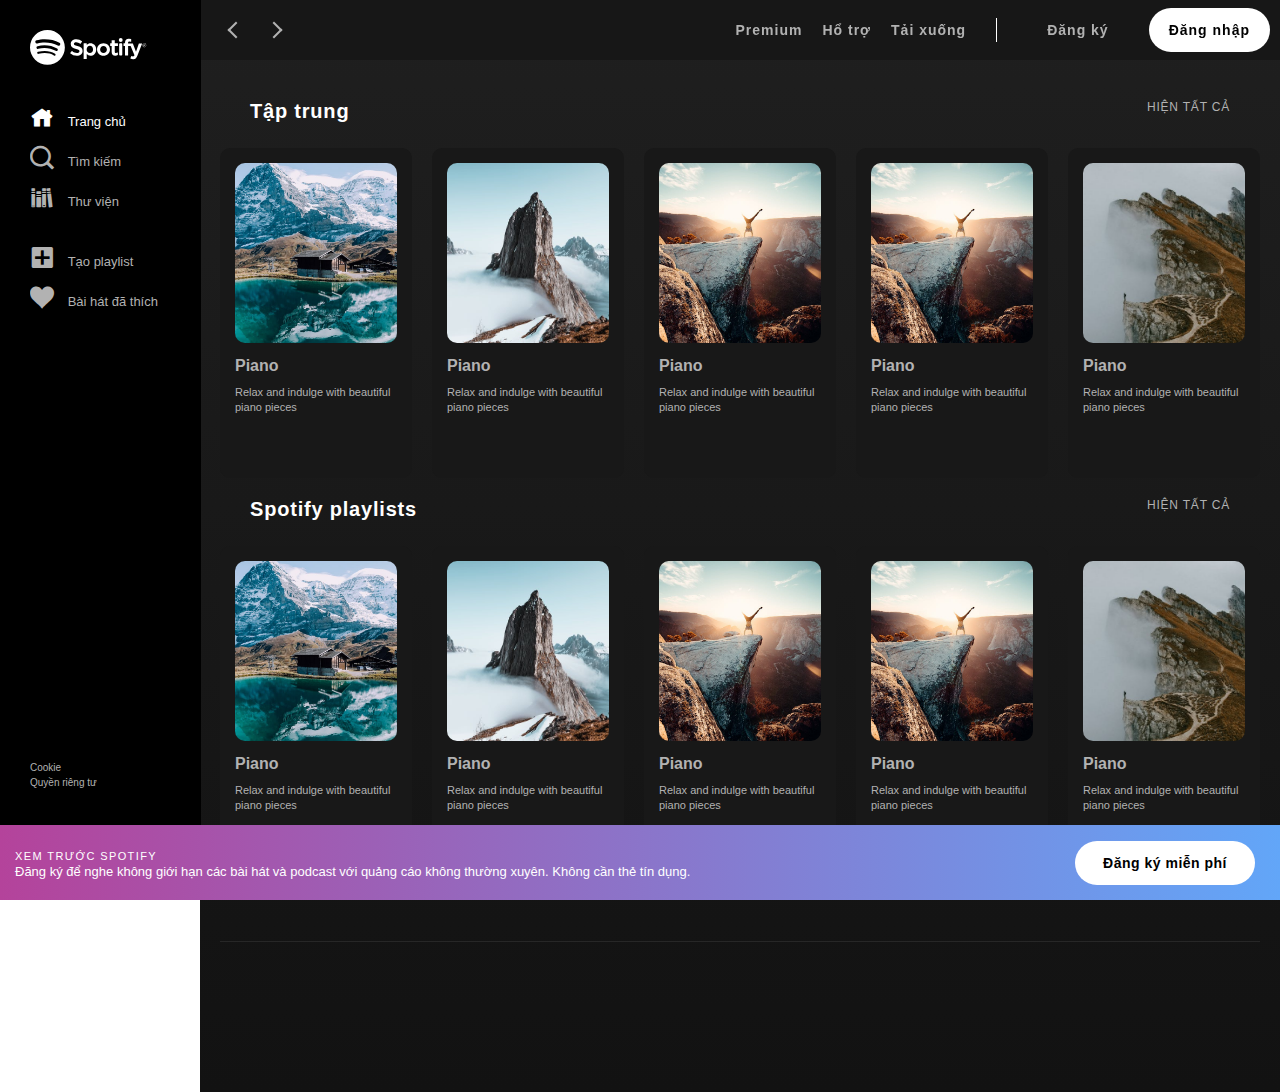
<file: index.html>
<!DOCTYPE html>
<html lang="en">
<head>
    <meta charset="UTF-8">
    <meta http-equiv="X-UA-Compatible" content="IE=edge">
    <meta name="viewport" content="width=device-width, initial-scale=1.0">
    <title>Spotify - Trình phát trên web</title>
    <link rel="shortcut icon" type="image/png" href="./asset/icon/spotify-256.ico">
    <link rel="stylesheet" href="./asset/icon/icofont.css">
    <link rel="stylesheet" href="./asset/css/main.css">
</head>
<body>
    <div id="grid">

        <div class="sidebar">

            <div>
                <div class="sidebar__logo-top">
                    <a href="./index.html"><svg width="117" height="35" fill="none" xmlns="http://www.w3.org/2000/svg"><path fill-rule="evenodd" clip-rule="evenodd" d="M17.433 0a17.433 17.433 0 1017.434 17.43C34.864 7.802 27.06 0 17.434 0zm7.995 25.145a1.087 1.087 0 01-1.495.362c-4.095-2.499-9.247-3.067-15.316-1.68a1.087 1.087 0 11-.483-2.117c6.641-1.518 12.337-.865 16.934 1.942.51.313.672.98.36 1.493zm2.134-4.747a1.359 1.359 0 01-1.874.447c-4.684-2.879-11.829-3.713-17.373-2.032a1.361 1.361 0 01-1.637-1.95 1.36 1.36 0 01.848-.65c6.333-1.92 14.205-.99 19.584 2.318a1.36 1.36 0 01.452 1.867zm.183-4.942c-5.62-3.331-14.89-3.643-20.254-2.016a1.633 1.633 0 11-.948-3.122c6.158-1.874 16.398-1.508 22.866 2.331a1.63 1.63 0 11-1.664 2.807zm19.686.639c-3.01-.718-3.54-1.223-3.54-2.29 0-1 .941-1.666 2.343-1.666 1.357 0 2.706.513 4.113 1.564a.205.205 0 00.223.008.193.193 0 00.057-.054l1.47-2.082a.208.208 0 00-.038-.268 8.892 8.892 0 00-5.787-1.997c-3.25 0-5.521 1.957-5.521 4.749 0 2.993 1.959 4.05 5.341 4.869 2.882.665 3.367 1.22 3.367 2.214 0 1.1-.983 1.785-2.565 1.785-1.757 0-3.19-.59-4.788-1.98a.196.196 0 00-.28.021l-1.649 1.961a.196.196 0 00.02.273 9.825 9.825 0 006.632 2.555c3.502 0 5.765-1.913 5.765-4.876 0-2.511-1.495-3.896-5.163-4.786zm13.097-2.97c-1.518 0-2.763.598-3.791 1.824v-1.38a.208.208 0 00-.198-.197h-2.704a.208.208 0 00-.198.197v15.323a.209.209 0 00.197.197h2.696a.208.208 0 00.199-.197v-4.837a4.842 4.842 0 003.8 1.715c2.82 0 5.676-2.17 5.676-6.321s-2.866-6.323-5.677-6.323zm2.532 6.324c0 2.113-1.302 3.589-3.167 3.589-1.866 0-3.233-1.543-3.233-3.59 0-2.046 1.391-3.589 3.243-3.589 1.853 0 3.157 1.51 3.157 3.59zm10.452-6.323c-3.633 0-6.478 2.798-6.478 6.368 0 3.54 2.826 6.3 6.433 6.3 3.645 0 6.5-2.788 6.5-6.345 0-3.558-2.834-6.324-6.455-6.324zm0 9.935c-1.932 0-3.389-1.553-3.389-3.61s1.406-3.566 3.343-3.566c1.939 0 3.412 1.544 3.412 3.61 0 2.064-1.415 3.555-3.366 3.555v.01zm14.214-9.69H84.76v-3.033a.208.208 0 00-.198-.198h-2.694a.208.208 0 00-.198.198v3.034h-1.297a.208.208 0 00-.196.197v2.317a.208.208 0 00.196.198h1.297v5.994c0 2.421 1.206 3.649 3.583 3.649a4.918 4.918 0 002.525-.624.197.197 0 00.1-.17v-2.207a.197.197 0 00-.285-.177 3.385 3.385 0 01-1.582.38c-.864 0-1.25-.393-1.25-1.272v-5.575h2.967a.209.209 0 00.196-.197v-2.316a.208.208 0 00-.2-.197h.002zm10.334.013v-.373c0-1.094.416-1.583 1.361-1.583a4.577 4.577 0 011.52.28.197.197 0 00.26-.187V9.248a.213.213 0 00-.041-.117.206.206 0 00-.099-.073 7.4 7.4 0 00-2.24-.323c-2.498 0-3.806 1.402-3.806 4.054v.57H93.72a.209.209 0 00-.208.198v2.33a.209.209 0 00.208.197h1.295v9.245a.208.208 0 00.196.198h2.696a.208.208 0 00.198-.198v-9.247h2.518l3.856 9.244c-.438.971-.868 1.164-1.458 1.164a3.105 3.105 0 01-1.486-.417.209.209 0 00-.157-.015.207.207 0 00-.116.106l-.913 2.006a.193.193 0 00-.008.143.199.199 0 00.092.11 5.678 5.678 0 002.879.737c1.991 0 3.09-.926 4.06-3.42l4.676-12.075a.201.201 0 00-.021-.182.2.2 0 00-.163-.087h-2.806a.211.211 0 00-.114.039.212.212 0 00-.073.095l-2.875 8.21-3.148-8.23a.194.194 0 00-.183-.126H98.06z" fill="#fff"/><path d="M91.434 13.372h-1.427a.831.831 0 00-.832.831v10.491c0 .46.373.832.832.832h1.427c.459 0 .831-.373.831-.832v-10.49a.831.831 0 00-.831-.832zM90.733 11.885a1.934 1.934 0 100-3.868 1.934 1.934 0 000 3.868z" fill="#fff"/><path fill-rule="evenodd" clip-rule="evenodd" d="M114.347 17.153a1.9 1.9 0 01-1.754-1.177 1.904 1.904 0 113.662-.73 1.897 1.897 0 01-1.175 1.766 1.886 1.886 0 01-.733.14zm0-3.614a1.712 1.712 0 101.698 1.706 1.697 1.697 0 00-1.687-1.706h-.011zm.417 1.902l.537.752h-.437l-.483-.69h-.417v.69h-.379V14.2h.887c.462 0 .766.238.766.636a.594.594 0 01-.46.603l-.014.002zm-.317-.9h-.493v.625h.493c.245 0 .394-.12.394-.315 0-.192-.138-.31-.394-.31z" fill="#fff"/></svg></a>
                </div>
        
                <nav class="sidebar__main-navigator">
                    <li id="home" class="sidebar__main-navigator-item active">
                        <i class="icofont-home"></i>
                        <span>Trang chủ</span>
                    </li>
        
                    <li id="search" class="sidebar__main-navigator-item ">
                        <i class="icofont-search-1"></i>
                        <span>Tìm kiếm</span>
                    </li>
        
                    <li id="library" class="sidebar__main-navigator-item ">
                        <i class="icofont-library"></i>
                        <span>Thư viện</span>
                    </li>
                </nav>
        
                <nav class="sidebar__special-navigator">
                    <li id="createPlaylist" class="sidebar__main-navigator-item ">
                        <i class="icofont-plus-square"></i>
                        <span>Tạo playlist</span>
                    </li>
        
                    <li id="likeSongs" class="sidebar__main-navigator-item">
                        <i class="icofont-heart-alt"></i>
                        <span>Bài hát đã thích</span>
                    </li>
                </nav>
            </div>

            <div class="sidebar__infor">
                <li>
                    <a href="">Cookie</a>
                </li>
                <li>
                    <a href="">Quyền riêng tư</a>
                </li>
            </div>
        </div>
    
        <div class="mainspan"></div>
    
        <div class="header">
            <div class="header-group nav">
                <div class="header-nav">
                    <a class="header-nav-arrow"></a>
                    <a class="header-nav-arrow invert"></a>
                </div>
            </div>

            <div class="header-group">
                <div class="header-help">
                    <a class="header-link" href="./vi/premium.html">Premium</a>
                    <a class="header-link" href="./vi/support.html">Hổ trợ</a>
                    <a class="header-link" href="./vi/download.html">Tải xuống</a>
                </div>
    
                <div class="header-span"></div>
                <div class="header-auth">
                    <a class="header-link button" href="./signup.html">Đăng ký</a>
                    <a class="header-link button white" href="./signin.html">Đăng nhập</a>
                </div>

                <div class="header-menubtn"><i class="icofont-navigation-menu"></i></div>
                <div class="header-menubtn-close"><i class="icofont-close-line"></i></div>
            </div>
        </div>

        <div  class="mainview">

            <div class="mainview__item">
                
            </div>
            <div class="mainview__item">
                
            </div>

            <div id="mainview">

                <div class="mainview__item">
                    <div class="mainview__title">
                        <a name="center"  class="big" href="">Tập trung</a>
                        <a name="center" href="">HIỆN TẤT CẢ</a>
                    </div>
    
                    <div class="mainview__content">
    
                        <a class="mainview__content-item">
                            <img src="./asset/pic/pexels-photo-1586298.jpeg" alt="">
                            <h5>Piano</h5>
                            <p>Relax and indulge with beautiful piano pieces</p>
                            <i class="icofont-play-alt-1"></i>
                        </a>
    
                        <li class="mainview__content-item">
                            <img src="./asset/pic/pexels-photo-2335126.jpeg" alt="">
                            <h5>Piano</h5>
                            <p>Relax and indulge with beautiful piano pieces</p>
                            <i class="icofont-play-alt-1"></i>
                        </li>
    
                        <li class="mainview__content-item">
                            <img src="./asset/pic/pexels-photo-2387866.jpeg" alt="">
                            <h5>Piano</h5>
                            <p>Relax and indulge with beautiful piano pieces</p>
                            <i class="icofont-play-alt-1"></i>
                        </li>
    
                        <li class="mainview__content-item">
                            <img src="./asset/pic/pexels-photo-2387866.jpeg" alt="">
                            <h5>Piano</h5>
                            <p>Relax and indulge with beautiful piano pieces</p>
                            <i class="icofont-play-alt-1"></i>
                        </li>
    
                        <li class="mainview__content-item">
                            <img src="./asset/pic/pexels-photo-3181458.jpeg" alt="">
                            <h5>Piano</h5>
                            <p>Relax and indulge with beautiful piano pieces</p>
                            <i class="icofont-play-alt-1"></i>
                        </li>
    
                    </div>
                </div>
    
                <div class="mainview__item">
                    <div class="mainview__title">
                        <a name="playlist" class="big" href="">Spotify playlists</a>
                        <a name="playlist" href="">HIỆN TẤT CẢ</a>
                    </div>
                    <div class="mainview__content">
                        <a class="mainview__content-item">
                            <img src="./asset/pic/pexels-photo-1586298.jpeg" alt="">
                            <h5>Piano</h5>
                            <p>Relax and indulge with beautiful piano pieces</p>
                            <i class="icofont-play-alt-1"></i>
                        </a>
    
                        <li class="mainview__content-item">
                            <img src="./asset/pic/pexels-photo-2335126.jpeg" alt="">
                            <h5>Piano</h5>
                            <p>Relax and indulge with beautiful piano pieces</p>
                            <i class="icofont-play-alt-1"></i>
                        </li>
    
                        <li class="mainview__content-item">
                            <img src="./asset/pic/pexels-photo-2387866.jpeg" alt="">
                            <h5>Piano</h5>
                            <p>Relax and indulge with beautiful piano pieces</p>
                            <i class="icofont-play-alt-1"></i>
                        </li>
    
                        <li class="mainview__content-item">
                            <img src="./asset/pic/pexels-photo-2387866.jpeg" alt="">
                            <h5>Piano</h5>
                            <p>Relax and indulge with beautiful piano pieces</p>
                            <i class="icofont-play-alt-1"></i>
                        </li>
    
                        <li class="mainview__content-item">
                            <img src="./asset/pic/pexels-photo-3181458.jpeg" alt="">
                            <h5>Piano</h5>
                            <p>Relax and indulge with beautiful piano pieces</p>
                            <i class="icofont-play-alt-1"></i>
                        </li>
                    </div>
                </div>

            </div>

            <div class="mainview__space">
                <li></li>
            </div>

        </div>
    
    
        <a class="footer" href="./signup.html">
            <li class="footer__text">
                <i>XEM TRƯỚC SPOTIFY</i>
                <p>Đăng ký để nghe không giới hạn các bài hát và podcast với quảng cáo không thường xuyên. Không cần thẻ tín dụng.</p>
            </li>
            <li class="footer__control">
                <p>Đăng ký miễn phí</p>
            </li>
        </a>

        <div class="notify">
            
        </div>

    </div>

    <script src="./asset/js/display.js"></script>
</body>

</html>
</file>
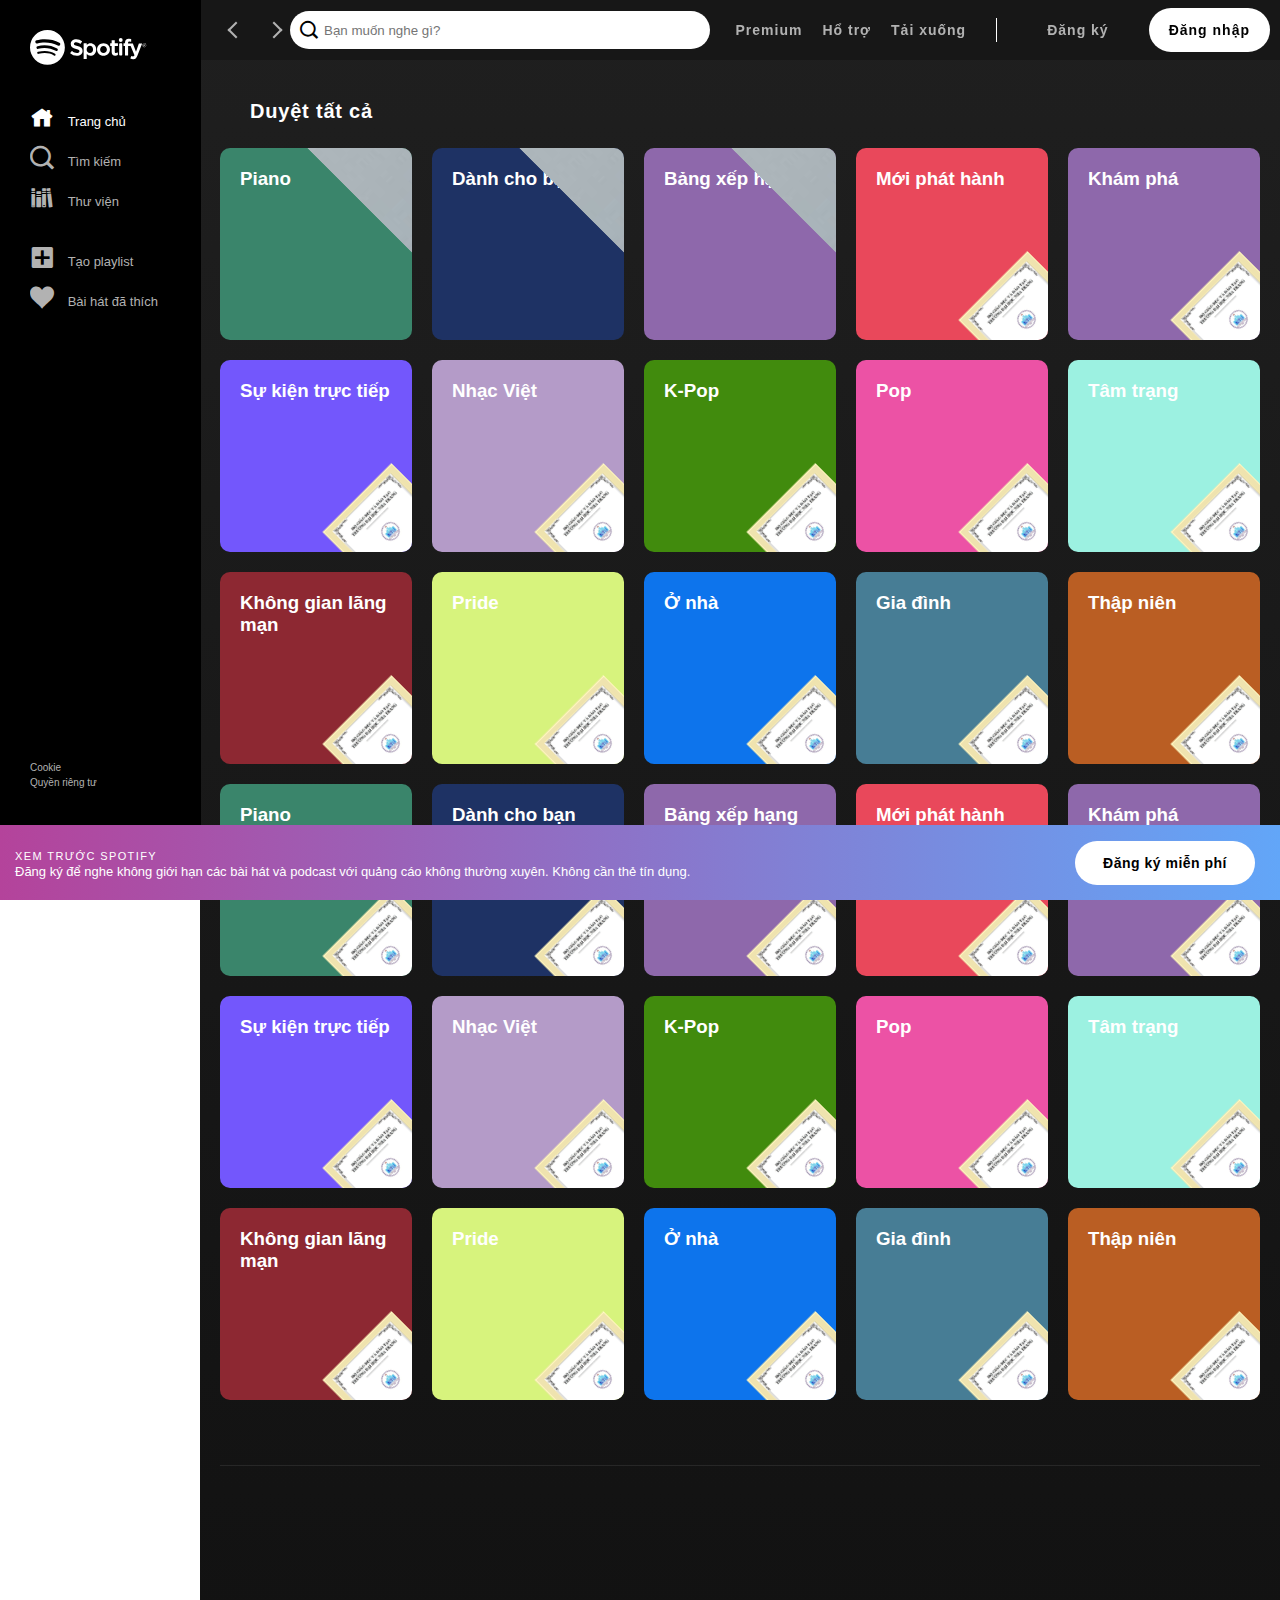
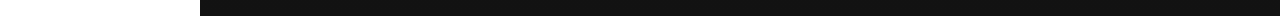
<file: search.html>
<!DOCTYPE html>
<html lang="en">
<head>
    <meta charset="UTF-8">
    <meta http-equiv="X-UA-Compatible" content="IE=edge">
    <meta name="viewport" content="width=device-width, initial-scale=1.0">
    <title>Spotify - Tìm kiếm</title>
    <link rel="shortcut icon" type="image/png" href="./asset/icon/spotify-256.ico">
    <link rel="stylesheet" href="./asset/icon/icofont.css">
    <link rel="stylesheet" href="./asset/css/main.css">
</head>
<body>
    <div id="grid">

        <div class="sidebar">

            <div>
                <div class="sidebar__logo-top">
                    <a href="./index.html"><svg width="117" height="35" fill="none" xmlns="http://www.w3.org/2000/svg"><path fill-rule="evenodd" clip-rule="evenodd" d="M17.433 0a17.433 17.433 0 1017.434 17.43C34.864 7.802 27.06 0 17.434 0zm7.995 25.145a1.087 1.087 0 01-1.495.362c-4.095-2.499-9.247-3.067-15.316-1.68a1.087 1.087 0 11-.483-2.117c6.641-1.518 12.337-.865 16.934 1.942.51.313.672.98.36 1.493zm2.134-4.747a1.359 1.359 0 01-1.874.447c-4.684-2.879-11.829-3.713-17.373-2.032a1.361 1.361 0 01-1.637-1.95 1.36 1.36 0 01.848-.65c6.333-1.92 14.205-.99 19.584 2.318a1.36 1.36 0 01.452 1.867zm.183-4.942c-5.62-3.331-14.89-3.643-20.254-2.016a1.633 1.633 0 11-.948-3.122c6.158-1.874 16.398-1.508 22.866 2.331a1.63 1.63 0 11-1.664 2.807zm19.686.639c-3.01-.718-3.54-1.223-3.54-2.29 0-1 .941-1.666 2.343-1.666 1.357 0 2.706.513 4.113 1.564a.205.205 0 00.223.008.193.193 0 00.057-.054l1.47-2.082a.208.208 0 00-.038-.268 8.892 8.892 0 00-5.787-1.997c-3.25 0-5.521 1.957-5.521 4.749 0 2.993 1.959 4.05 5.341 4.869 2.882.665 3.367 1.22 3.367 2.214 0 1.1-.983 1.785-2.565 1.785-1.757 0-3.19-.59-4.788-1.98a.196.196 0 00-.28.021l-1.649 1.961a.196.196 0 00.02.273 9.825 9.825 0 006.632 2.555c3.502 0 5.765-1.913 5.765-4.876 0-2.511-1.495-3.896-5.163-4.786zm13.097-2.97c-1.518 0-2.763.598-3.791 1.824v-1.38a.208.208 0 00-.198-.197h-2.704a.208.208 0 00-.198.197v15.323a.209.209 0 00.197.197h2.696a.208.208 0 00.199-.197v-4.837a4.842 4.842 0 003.8 1.715c2.82 0 5.676-2.17 5.676-6.321s-2.866-6.323-5.677-6.323zm2.532 6.324c0 2.113-1.302 3.589-3.167 3.589-1.866 0-3.233-1.543-3.233-3.59 0-2.046 1.391-3.589 3.243-3.589 1.853 0 3.157 1.51 3.157 3.59zm10.452-6.323c-3.633 0-6.478 2.798-6.478 6.368 0 3.54 2.826 6.3 6.433 6.3 3.645 0 6.5-2.788 6.5-6.345 0-3.558-2.834-6.324-6.455-6.324zm0 9.935c-1.932 0-3.389-1.553-3.389-3.61s1.406-3.566 3.343-3.566c1.939 0 3.412 1.544 3.412 3.61 0 2.064-1.415 3.555-3.366 3.555v.01zm14.214-9.69H84.76v-3.033a.208.208 0 00-.198-.198h-2.694a.208.208 0 00-.198.198v3.034h-1.297a.208.208 0 00-.196.197v2.317a.208.208 0 00.196.198h1.297v5.994c0 2.421 1.206 3.649 3.583 3.649a4.918 4.918 0 002.525-.624.197.197 0 00.1-.17v-2.207a.197.197 0 00-.285-.177 3.385 3.385 0 01-1.582.38c-.864 0-1.25-.393-1.25-1.272v-5.575h2.967a.209.209 0 00.196-.197v-2.316a.208.208 0 00-.2-.197h.002zm10.334.013v-.373c0-1.094.416-1.583 1.361-1.583a4.577 4.577 0 011.52.28.197.197 0 00.26-.187V9.248a.213.213 0 00-.041-.117.206.206 0 00-.099-.073 7.4 7.4 0 00-2.24-.323c-2.498 0-3.806 1.402-3.806 4.054v.57H93.72a.209.209 0 00-.208.198v2.33a.209.209 0 00.208.197h1.295v9.245a.208.208 0 00.196.198h2.696a.208.208 0 00.198-.198v-9.247h2.518l3.856 9.244c-.438.971-.868 1.164-1.458 1.164a3.105 3.105 0 01-1.486-.417.209.209 0 00-.157-.015.207.207 0 00-.116.106l-.913 2.006a.193.193 0 00-.008.143.199.199 0 00.092.11 5.678 5.678 0 002.879.737c1.991 0 3.09-.926 4.06-3.42l4.676-12.075a.201.201 0 00-.021-.182.2.2 0 00-.163-.087h-2.806a.211.211 0 00-.114.039.212.212 0 00-.073.095l-2.875 8.21-3.148-8.23a.194.194 0 00-.183-.126H98.06z" fill="#fff"/><path d="M91.434 13.372h-1.427a.831.831 0 00-.832.831v10.491c0 .46.373.832.832.832h1.427c.459 0 .831-.373.831-.832v-10.49a.831.831 0 00-.831-.832zM90.733 11.885a1.934 1.934 0 100-3.868 1.934 1.934 0 000 3.868z" fill="#fff"/><path fill-rule="evenodd" clip-rule="evenodd" d="M114.347 17.153a1.9 1.9 0 01-1.754-1.177 1.904 1.904 0 113.662-.73 1.897 1.897 0 01-1.175 1.766 1.886 1.886 0 01-.733.14zm0-3.614a1.712 1.712 0 101.698 1.706 1.697 1.697 0 00-1.687-1.706h-.011zm.417 1.902l.537.752h-.437l-.483-.69h-.417v.69h-.379V14.2h.887c.462 0 .766.238.766.636a.594.594 0 01-.46.603l-.014.002zm-.317-.9h-.493v.625h.493c.245 0 .394-.12.394-.315 0-.192-.138-.31-.394-.31z" fill="#fff"/></svg></a>
                </div>
        
                <nav class="sidebar__main-navigator">
                    <li id="home" class="sidebar__main-navigator-item active">
                        <i class="icofont-home"></i>
                        <span>Trang chủ</span>
                    </li>
        
                    <li id="search" class="sidebar__main-navigator-item ">
                        <i class="icofont-search-1"></i>
                        <span>Tìm kiếm</span>
                    </li>
        
                    <li id="library" class="sidebar__main-navigator-item ">
                        <i class="icofont-library"></i>
                        <span>Thư viện</span>
                    </li>
                </nav>
        
                <nav class="sidebar__special-navigator">
                    <li id="createPlaylist" class="sidebar__main-navigator-item ">
                        <i class="icofont-plus-square"></i>
                        <span>Tạo playlist</span>
                    </li>
        
                    <li id="likeSongs" class="sidebar__main-navigator-item">
                        <i class="icofont-heart-alt"></i>
                        <span>Bài hát đã thích</span>
                    </li>
                </nav>
            </div>

            <div class="sidebar__infor">
                <li>
                    <a href="">Cookie</a>
                </li>
                <li>
                    <a href="">Quyền riêng tư</a>
                </li>
            </div>
        </div>
    
        <div class="mainspan"></div>
    
        <div class="header">
            <div class="header-group nav">
                <div class="header-nav">
                    <a class="header-nav-arrow"></a>
                    <a class="header-nav-arrow invert"></a>
                </div>
    
                <div class="header-search">
                    <i class="icofont-search-1"></i>
                    <input id="search" type="text" placeholder="Bạn muốn nghe gì?">
                    <i class="icofont-close-line"></i>
                </div>
            </div>

            <div class="header-group">
                <div class="header-help">
                    <a class="header-link" href="./vi/premium.html">Premium</a>
                    <a class="header-link" href="./vi/support.html">Hổ trợ</a>
                    <a class="header-link" href="./vi/download.html">Tải xuống</a>
                </div>
    
                <div class="header-span"></div>
                <div class="header-auth">
                    <a class="header-link button" href="./signup.html">Đăng ký</a>
                    <a class="header-link button white" href="./signin.html">Đăng nhập</a>
                </div>

                <div class="header-menubtn"><i class="icofont-navigation-menu"></i></div>
                <div class="header-menubtn-close"><i class="icofont-close-line"></i></div>
            </div>
        </div>

        <div  class="mainview">

            <div class="mainview__item">
                
            </div>
            <div class="mainview__item">
                
            </div>

            <div id="mainview">

                <div class="mainview__item">
                    <div class="mainview__title">
                        <ul class="big" >Duyệt tất cả</ul>
                    </div>
    
                    <div class="mainview__content">
    
                        <ul class="mainview__content-search">
                            <ul class="mainview__content-content">
                                <h3>Podcast</h3>
                                <li class="frame"><img src="../asset/book/04biakhoaluantnthumbimage.jpg" alt=""></li>
                            </ul>
                        </ul>
    
                        
    
                    </div>
                </div>
    
                

            </div>

            <div class="mainview__space">
                <li></li>
            </div>

        </div>
    
    
        <a class="footer" href="./signup.html">
            <li class="footer__text">
                <i>XEM TRƯỚC SPOTIFY</i>
                <p>Đăng ký để nghe không giới hạn các bài hát và podcast với quảng cáo không thường xuyên. Không cần thẻ tín dụng.</p>
            </li>
            <li class="footer__control">
                <p>Đăng ký miễn phí</p>
            </li>
        </a>

        <div class="notify">
            
        </div>

    </div>

    <script src="./asset/js/display.js"></script>

    <script>
        renderSearch(getDatabase2())
    </script>
</body>

</html>
</file>
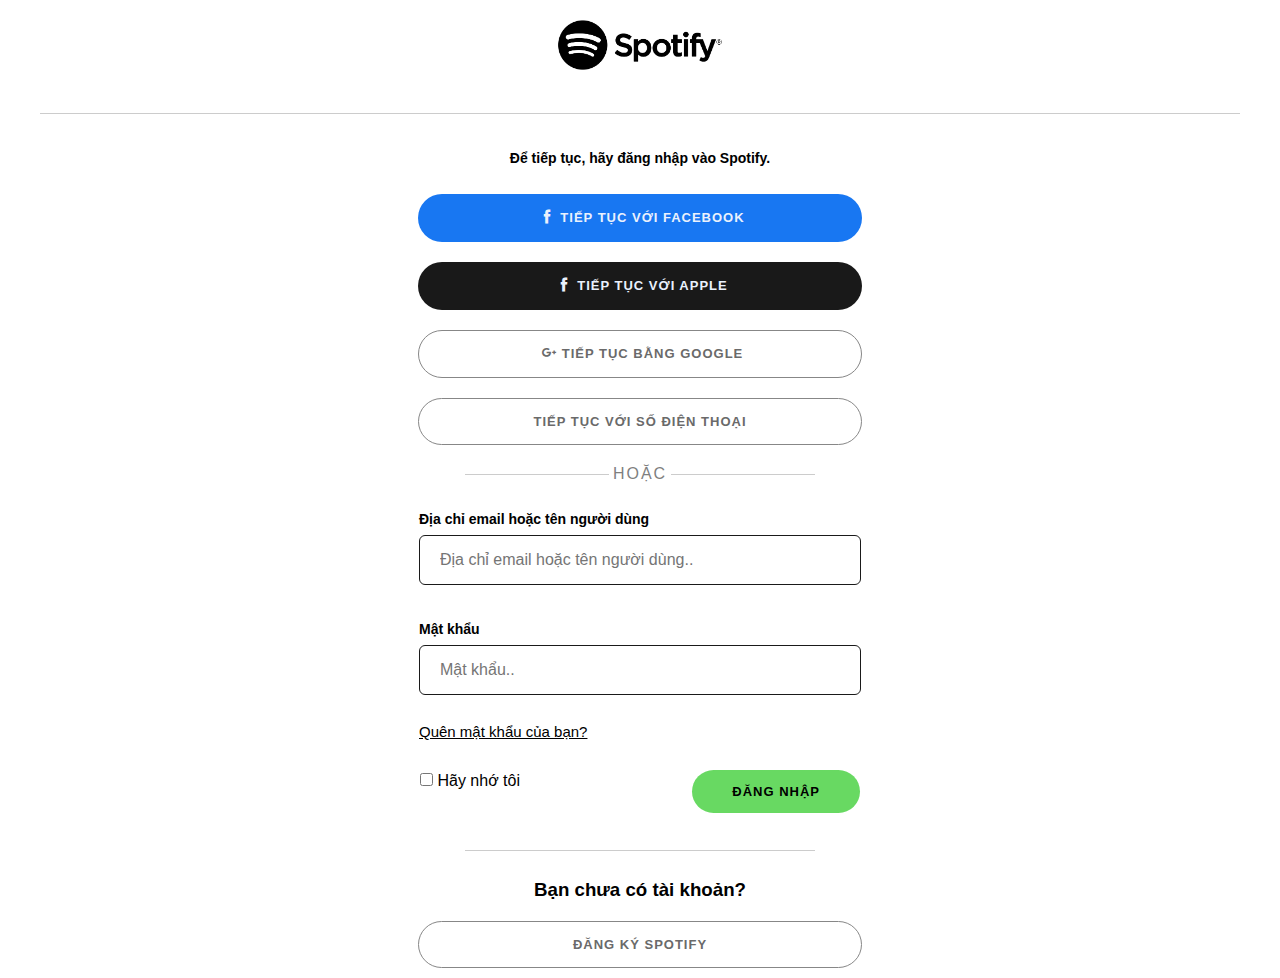
<file: signin.html>
<!DOCTYPE html>
<html lang="en">
<head>
    <meta charset="UTF-8">
    <meta http-equiv="X-UA-Compatible" content="IE=edge">
    <meta name="viewport" content="width=device-width, initial-scale=1.0">
    <title>Đăng ký - Spotify</title>
    <link rel="shortcut icon" type="image/png" href="./asset/icon/spotify-256.ico">
    <link rel="stylesheet" href="./asset/icon/icofont.css">
    <link rel="stylesheet" href="./asset/css/signup.css">
</head>
<body>
    <div id="grid">
        <div id="form-signin">

            <div class="formgroup">
                    <a href="./index.html"><img class="logo" src="./asset/logo/Spotify.png" alt=""></a>
            </div>

            <div class="formgroup">
                <span class="formgroup__span big"></span>
            </div>

            <div class="formgroup">
                <h3 class="formgroup__title" >Để tiếp tục, hãy đăng nhập vào Spotify.</h3>
            </div>

            <div class="formgroup">
                <li class="formgroup__btn green">
                    <i class="icofont-facebook"></i>
                    <p>TIẾP TỤC VỚI FACEBOOK</p>
                </li>
            </div>

            <div class="formgroup">
                <li class="formgroup__btn black">
                    <i class="icofont-facebook"></i>
                    <p>TIẾP TỤC VỚI APPLE</p>
                </li>
            </div>

            <div class="formgroup">
                <li class="formgroup__btn">
                    <i class="icofont-google-plus"></i>
                    <p>TIẾP TỤC BẰNG GOOGLE</p>
                </li>
            </div>
            <div class="formgroup">
                <li class="formgroup__btn">
                    <p>TIẾP TỤC VỚI SỐ ĐIỆN THOẠI</p>
                </li>
            </div>

            <div class="formgroup">
                <span class="formgroup__span">HOẶC</span>
            </div>

            <div class="formgroup">
                <h3 class="formgroup__title">Địa chỉ email hoặc tên người dùng</h3>
                <input id="email" rules="requite|email" class="formgroup__input" type="text" placeholder="Địa chỉ email hoặc tên người dùng..">
                <p class="formgroup__msg"></p>
            </div>

            <div class="formgroup">
                <h3 class="formgroup__title">Mật khẩu</h3>
                <input id="password" rules="requite|min:6" class="formgroup__input" type="password" placeholder="Mật khẩu..">
                <p class="formgroup__msg"></p>
            </div>

            <div class="formgroup checkbox">
                <a class="formgroup__link" href="">Quên mật khẩu của bạn?</a>
            </div>

            <div class="formgroup signin">
                <div class="formgroup">
                    <input id="remember" rules="value" type="checkbox" class="formgroup__checkbox" value="rememberme">
                    <span>Hãy nhớ tôi</span>
                </div>

                <button id="form-submit" class="formgroup__signin">ĐĂNG NHẬP</button>
               
            </div>
            
            <div class="formgroup">
                <span class="formgroup__span"></span>
            </div>

            <div class="formgroup">
                <div class="formgroup__">
                    <h3>Bạn chưa có tài khoản?</h3>
                </div>
            </div>

            <div class="formgroup">
                <a class="formgroup__btn" href="./signup.html">ĐĂNG KÝ SPOTIFY</a>
            </div>

        </div>


    </div>
    <script src="./asset/js/validator.js"></script>
    <script>

        Validator('#form-signin')

    </script>

</body>
</html>
</file>
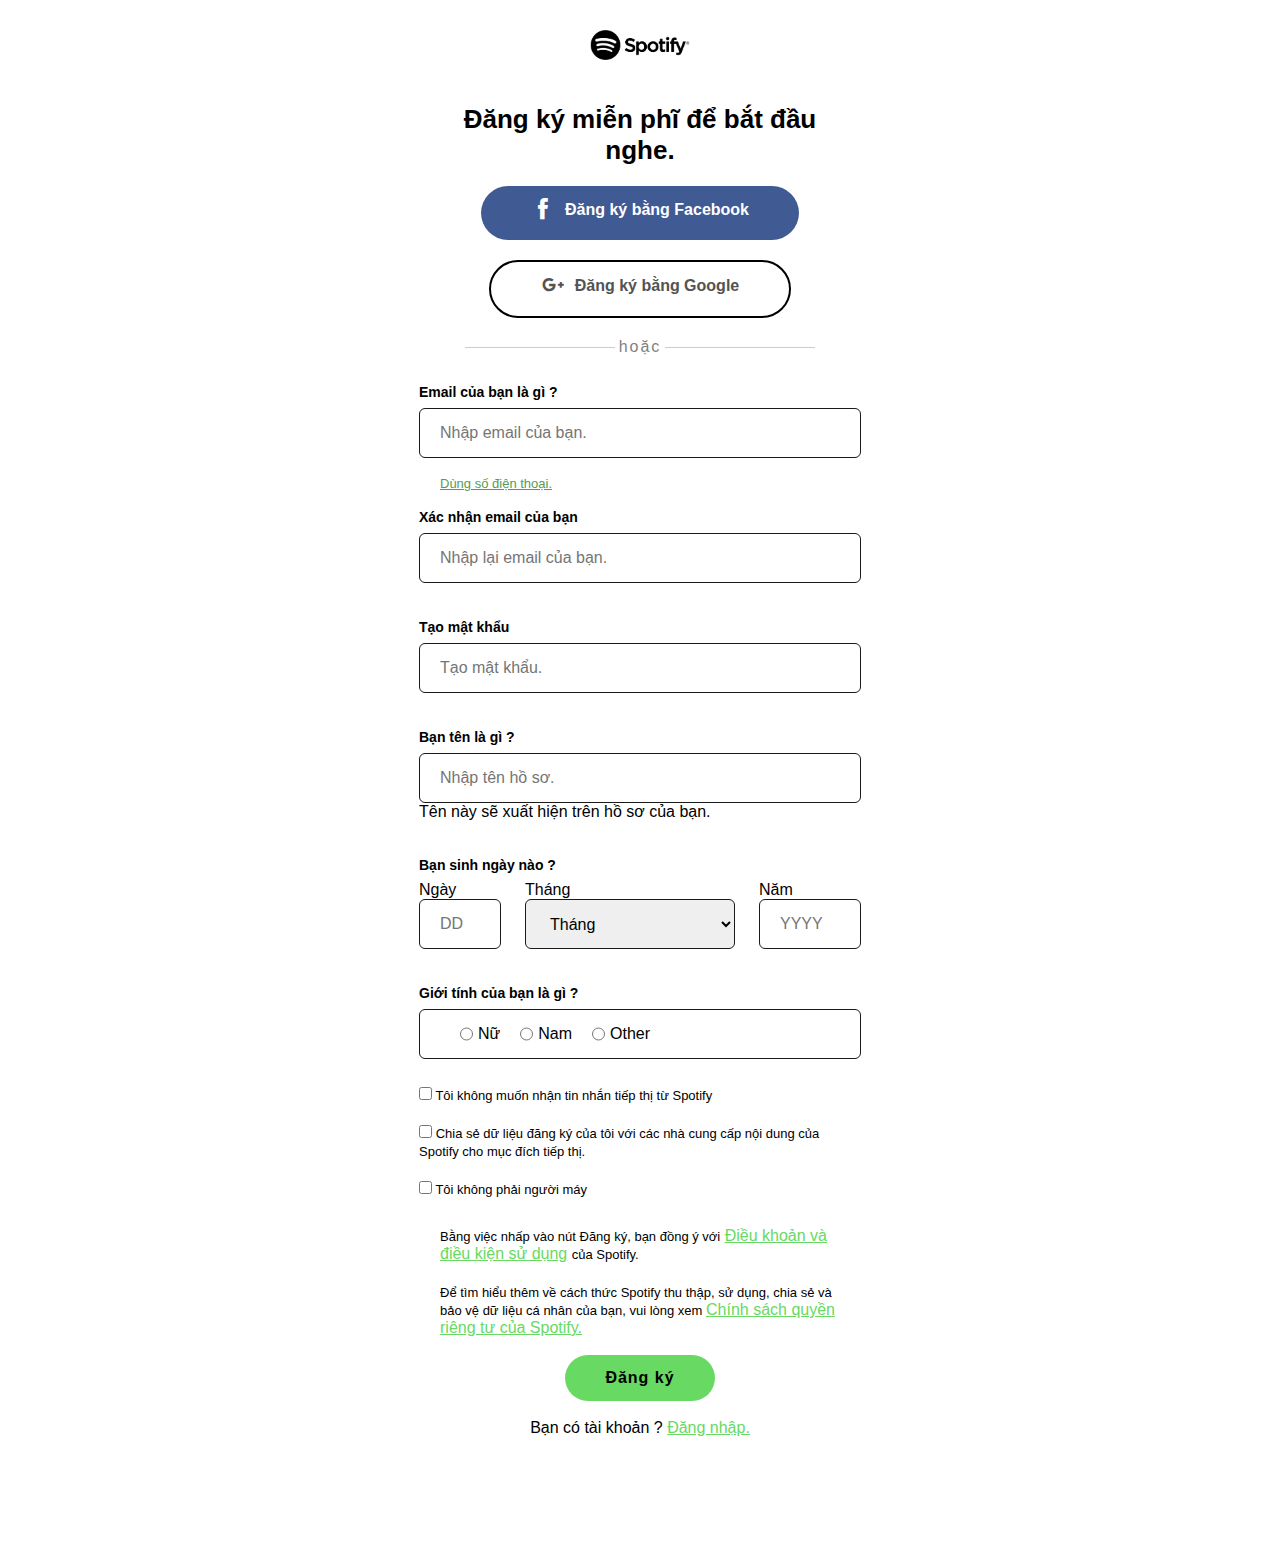
<file: signup.html>
<!DOCTYPE html>
<html lang="en">
<head>
    <meta charset="UTF-8">
    <meta http-equiv="X-UA-Compatible" content="IE=edge">
    <meta name="viewport" content="width=device-width, initial-scale=1.0">
    <title>Đăng ký - Spotify</title>
    <link rel="shortcut icon" type="image/png" href="./asset/icon/spotify-256.ico">
    <link rel="stylesheet" href="./asset/icon/icofont.css">
    <link rel="stylesheet" href="./asset/css/signup.css">
</head>
<body>
    <div id="grid">
        <div id="form-signup">
            <div class="formgroup">
                    <a href="./index.html"><img src="./asset/logo/Spotify.png" alt=""></a>
            </div>

            <div class="formgroup">
                <h3 class="formgroup__header" >Đăng ký miễn phĩ để bắt đầu nghe.</h3>
            </div>

            <div class="formgroup">
                <li class="formgroup__facebook">
                    <i class="icofont-facebook"></i>
                    <p>Đăng ký bằng Facebook</p>
                </li>
            </div>

            <div class="formgroup">
                <li class="formgroup__google">
                    <i class="icofont-google-plus"></i>
                    <p>Đăng ký bằng Google</p>
                </li>
            </div>

            <div class="formgroup">
                <span class="formgroup__span">hoặc</span>
            </div>

            <div class="formgroup">
                <h3 class="formgroup__title">Email của bạn là gì ?</h3>
                <input id="email" rules="requite|email" class="formgroup__input" type="text" placeholder="Nhập email của bạn.">
                <p class="formgroup__msg"></p>
            </div>
            <a class="formgroup__phone" href="">Dùng số điện thoại.</a>

            <div class="formgroup">
                <h3 class="formgroup__title">Xác nhận email của bạn</h3>
                <input id="email_confirm" rules="requite|email|emailconfirm:#email" class="formgroup__input" type="text" placeholder="Nhập lại email của bạn.">
                <p class="formgroup__msg"></p>
            </div>

            <div class="formgroup">
                <h3 class="formgroup__title">Tạo mật khẩu</h3>
                <input id="password" rules="requite|min:6" class="formgroup__input" type="password" placeholder="Tạo mật khẩu.">
                <p class="formgroup__msg"></p>
            </div>

            <div class="formgroup">
                <h3 class="formgroup__title">Bạn tên là gì ?</h3>
                <input id="name" rules="requite" class="formgroup__input" type="text" placeholder="Nhập tên hồ sơ.">
                <p class="formgroup__infor">Tên này sẽ xuất hiện trên hồ sơ của bạn.</p>
                <p class="formgroup__msg"></p>
            </div>

            <div class="formgroup">
                <h3 class="formgroup__title">Bạn sinh ngày nào ?</h3>
                <div class="formgroup__dategroup">
                    <ul class="formgroup__date">
                        <p>Ngày</p>
                        <input id="date" rules="number:1-31" class="formgroup__input date" type="text" placeholder="DD">
                    </ul>
    
                    <ul class="formgroup__month">
                        <p>Tháng</p>
                        <select id="month" rules="requite" class="formgroup__input month">
                            <option value="" selected>Tháng</option>
                            <option value="1">Tháng 1</option>
                            <option value="2">Tháng 2</option>
                            <option value="3">Tháng 3</option>
                            <option value="4">Tháng 4</option>
                            <option value="5">Tháng 5</option>
                            <option value="6">Tháng 6</option>
                            <option value="7">Tháng 7</option>
                            <option value="8">Tháng 8</option>
                            <option value="9">Tháng 9</option>
                            <option value="10">Tháng 10</option>
                            <option value="11">Tháng 11</option>
                            <option value="12">Tháng 12</option>
                        </select>
                    </ul>
    
                    <ul class="formgroup__year">
                        <p>Năm</p>
                        <input id="year" rules="number:1900-2030" class="formgroup__input year" type="text" placeholder="YYYY">
                    </ul>                    

                </div>
                <p class="formgroup__msg"></p>


            </div>

            <div class="formgroup">
                <h3 class="formgroup__title">Giới tính của bạn là gì ?</h3>
                <div class="formgroup__input gender">
                    <input name="gender" rules="requite" class="formgroup__input radio" type="radio" value="female"><span>Nữ</span>
                    <input name="gender" rules="requite" class="formgroup__input radio" type="radio" value="male"><span>Nam</span>
                    <input name="gender" rules="requite" class="formgroup__input radio" type="radio" value="other"><span>Other</span>
                </div>
                <p class="formgroup__msg"></p>

            </div>

            <div class="formgroup checkbox">
                <input id="nomessage" rules="value" type="checkbox" class="formgroup__checkbox" value="nomessage">
                <span>Tôi không muốn nhận tin nhắn tiếp thị từ Spotify</span>
            </div>

            <div class="formgroup checkbox">
                <input id="share" rules="value" type="checkbox" class="formgroup__checkbox" value="share">
                <span>Chia sẻ dữ liệu đăng ký của tôi với các nhà cung cấp nội dung của Spotify cho mục đích tiếp thị.</span>
            </div>

            <div class="formgroup checkbox">
                <input id="robot" rules="requite" type="checkbox" class="formgroup__checkbox" value="">
                <span>Tôi không phải người máy</span>
                <p class="formgroup__msg"></p>
            </div>

            <div class="formgroup">
                <div class="formgroup__infor">
                    <p>Bằng việc nhấp vào nút Đăng ký, bạn đồng ý với</p>
                    <a href=""> Điều khoản và điều kiện sử dụng</a>
                    <p>của Spotify.</p>
                </div>
            </div>

            <div class="formgroup">
                <div class="formgroup__infor">
                    <p>Để tìm hiểu thêm về cách thức Spotify thu thập, sử dụng, chia sẻ và bảo vệ dữ liệu cá nhân của bạn, vui lòng xem </p>
                    <a href=""> Chính sách quyền riêng tư của Spotify.</a>
                </div>
            </div>
            
            <button id="form-submit" class="formgroup__submit">Đăng ký</button>

            <div class="formgroup">
                <div class="formgroup__login">
                    <p>Bạn có tài khoản ?</p>
                    <a href="./signin.html">Đăng nhập.</a>
                </div>
            </div>
            <div class="formgroup__bottom"></div>
        </div>


    </div>
    <script src="./asset/js/validator.js"></script>
    <script>

        Validator('#form-signup')

    </script>

</body>
</html>
</file>
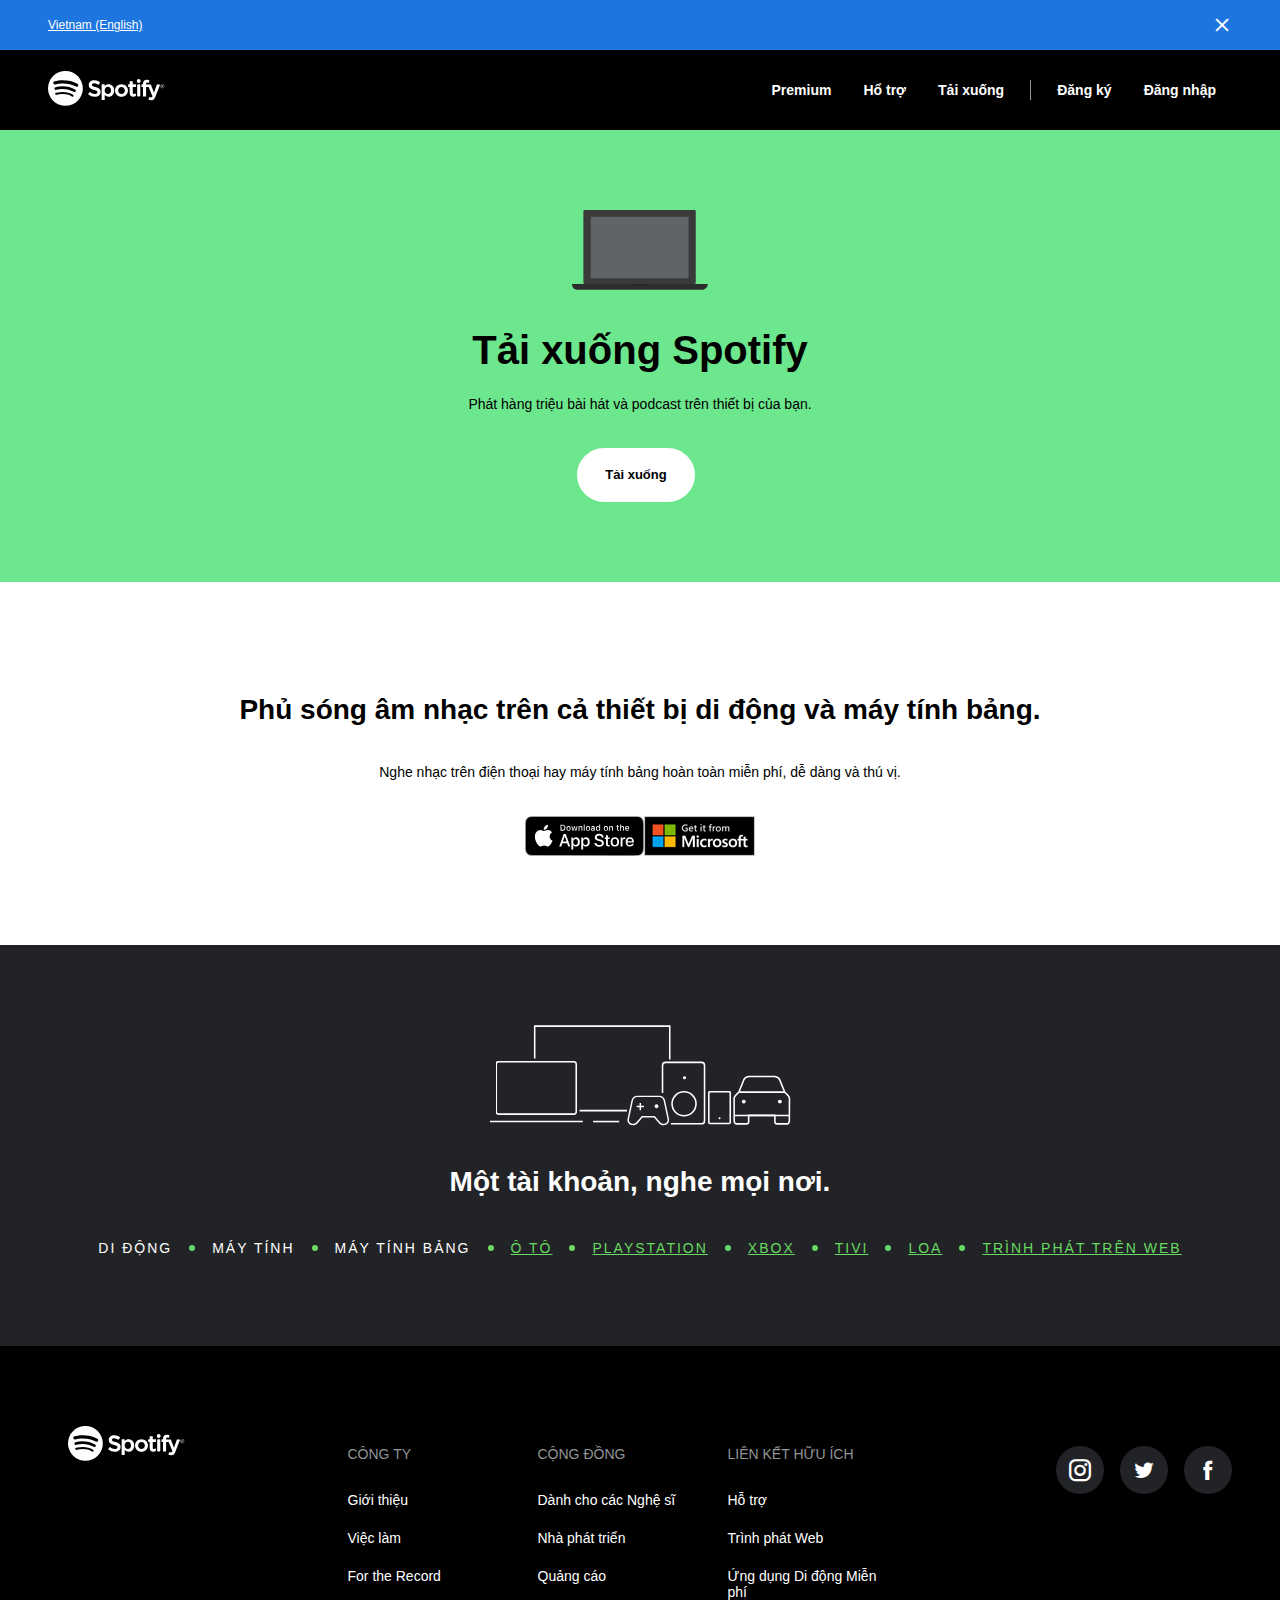
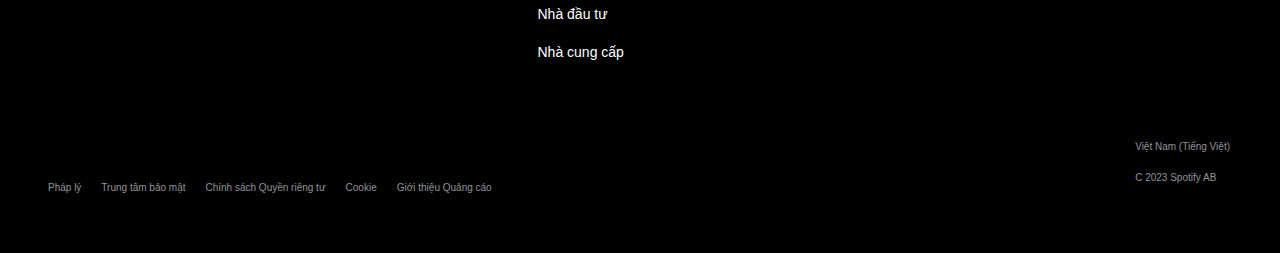
<file: vi/download.html>
<!DOCTYPE html>
<html lang="en">
<head>
    <meta charset="UTF-8">
    <meta http-equiv="X-UA-Compatible" content="IE=edge">
    <meta name="viewport" content="width=device-width, initial-scale=1.0">
    <link rel="shortcut icon" type="image/png" href="../asset/icon/spotify-256.ico">
    <title>Spotify download - VN</title>
    <link rel="stylesheet" href="../asset/icon/icofont.css">
    <link rel="stylesheet" href="../asset/css/help.css">
</head>
<body>
    <div id="help">
        <div class="language">
            <div class="grid">
                <a href="">Vietnam (English)</a>
                <i id="close-lang" class="icofont-close-line"></i>
            </div>
        </div>

        <div class="header">
            <div class="grid">
                <div class="header__group">
                    <a href="../index.html"><svg width="117" height="35" fill="none" xmlns="http://www.w3.org/2000/svg"><path fill-rule="evenodd" clip-rule="evenodd" d="M17.433 0a17.433 17.433 0 1017.434 17.43C34.864 7.802 27.06 0 17.434 0zm7.995 25.145a1.087 1.087 0 01-1.495.362c-4.095-2.499-9.247-3.067-15.316-1.68a1.087 1.087 0 11-.483-2.117c6.641-1.518 12.337-.865 16.934 1.942.51.313.672.98.36 1.493zm2.134-4.747a1.359 1.359 0 01-1.874.447c-4.684-2.879-11.829-3.713-17.373-2.032a1.361 1.361 0 01-1.637-1.95 1.36 1.36 0 01.848-.65c6.333-1.92 14.205-.99 19.584 2.318a1.36 1.36 0 01.452 1.867zm.183-4.942c-5.62-3.331-14.89-3.643-20.254-2.016a1.633 1.633 0 11-.948-3.122c6.158-1.874 16.398-1.508 22.866 2.331a1.63 1.63 0 11-1.664 2.807zm19.686.639c-3.01-.718-3.54-1.223-3.54-2.29 0-1 .941-1.666 2.343-1.666 1.357 0 2.706.513 4.113 1.564a.205.205 0 00.223.008.193.193 0 00.057-.054l1.47-2.082a.208.208 0 00-.038-.268 8.892 8.892 0 00-5.787-1.997c-3.25 0-5.521 1.957-5.521 4.749 0 2.993 1.959 4.05 5.341 4.869 2.882.665 3.367 1.22 3.367 2.214 0 1.1-.983 1.785-2.565 1.785-1.757 0-3.19-.59-4.788-1.98a.196.196 0 00-.28.021l-1.649 1.961a.196.196 0 00.02.273 9.825 9.825 0 006.632 2.555c3.502 0 5.765-1.913 5.765-4.876 0-2.511-1.495-3.896-5.163-4.786zm13.097-2.97c-1.518 0-2.763.598-3.791 1.824v-1.38a.208.208 0 00-.198-.197h-2.704a.208.208 0 00-.198.197v15.323a.209.209 0 00.197.197h2.696a.208.208 0 00.199-.197v-4.837a4.842 4.842 0 003.8 1.715c2.82 0 5.676-2.17 5.676-6.321s-2.866-6.323-5.677-6.323zm2.532 6.324c0 2.113-1.302 3.589-3.167 3.589-1.866 0-3.233-1.543-3.233-3.59 0-2.046 1.391-3.589 3.243-3.589 1.853 0 3.157 1.51 3.157 3.59zm10.452-6.323c-3.633 0-6.478 2.798-6.478 6.368 0 3.54 2.826 6.3 6.433 6.3 3.645 0 6.5-2.788 6.5-6.345 0-3.558-2.834-6.324-6.455-6.324zm0 9.935c-1.932 0-3.389-1.553-3.389-3.61s1.406-3.566 3.343-3.566c1.939 0 3.412 1.544 3.412 3.61 0 2.064-1.415 3.555-3.366 3.555v.01zm14.214-9.69H84.76v-3.033a.208.208 0 00-.198-.198h-2.694a.208.208 0 00-.198.198v3.034h-1.297a.208.208 0 00-.196.197v2.317a.208.208 0 00.196.198h1.297v5.994c0 2.421 1.206 3.649 3.583 3.649a4.918 4.918 0 002.525-.624.197.197 0 00.1-.17v-2.207a.197.197 0 00-.285-.177 3.385 3.385 0 01-1.582.38c-.864 0-1.25-.393-1.25-1.272v-5.575h2.967a.209.209 0 00.196-.197v-2.316a.208.208 0 00-.2-.197h.002zm10.334.013v-.373c0-1.094.416-1.583 1.361-1.583a4.577 4.577 0 011.52.28.197.197 0 00.26-.187V9.248a.213.213 0 00-.041-.117.206.206 0 00-.099-.073 7.4 7.4 0 00-2.24-.323c-2.498 0-3.806 1.402-3.806 4.054v.57H93.72a.209.209 0 00-.208.198v2.33a.209.209 0 00.208.197h1.295v9.245a.208.208 0 00.196.198h2.696a.208.208 0 00.198-.198v-9.247h2.518l3.856 9.244c-.438.971-.868 1.164-1.458 1.164a3.105 3.105 0 01-1.486-.417.209.209 0 00-.157-.015.207.207 0 00-.116.106l-.913 2.006a.193.193 0 00-.008.143.199.199 0 00.092.11 5.678 5.678 0 002.879.737c1.991 0 3.09-.926 4.06-3.42l4.676-12.075a.201.201 0 00-.021-.182.2.2 0 00-.163-.087h-2.806a.211.211 0 00-.114.039.212.212 0 00-.073.095l-2.875 8.21-3.148-8.23a.194.194 0 00-.183-.126H98.06z" fill="#fff"/><path d="M91.434 13.372h-1.427a.831.831 0 00-.832.831v10.491c0 .46.373.832.832.832h1.427c.459 0 .831-.373.831-.832v-10.49a.831.831 0 00-.831-.832zM90.733 11.885a1.934 1.934 0 100-3.868 1.934 1.934 0 000 3.868z" fill="#fff"/><path fill-rule="evenodd" clip-rule="evenodd" d="M114.347 17.153a1.9 1.9 0 01-1.754-1.177 1.904 1.904 0 113.662-.73 1.897 1.897 0 01-1.175 1.766 1.886 1.886 0 01-.733.14zm0-3.614a1.712 1.712 0 101.698 1.706 1.697 1.697 0 00-1.687-1.706h-.011zm.417 1.902l.537.752h-.437l-.483-.69h-.417v.69h-.379V14.2h.887c.462 0 .766.238.766.636a.594.594 0 01-.46.603l-.014.002zm-.317-.9h-.493v.625h.493c.245 0 .394-.12.394-.315 0-.192-.138-.31-.394-.31z" fill="#fff"/></svg></a>
                </div>
    
                <div class="header__group link">
                    <div class="header-links">
                        <a class="header-link" href="./premium.html">Premium</a>
                        <a class="header-link" href="./support.html">Hổ trợ</a>
                        <a class="header-link" href="./download.html">Tải xuống</a>
                    </div>
        
                    <div class="header-span"></div>

                    <div class="header-links">
                        <a class="header-link" href="../signup.html">Đăng ký</a>
                        <a class="header-link" href="../signin.html">Đăng nhập</a>
                    </div>
    
                </div>

                <div class="header-menubtn"><i class="icofont-navigation-menu"></i></div>
                <div class="header-menubtn-close"><i class="icofont-close-line"></i></div>
            </div>
        </div>


        <div class="spanview green">
            <div class="grid column">

                <img src="../asset/pic/laptop.svg" alt="" class="spanview__picture">
                <li class="title__big">Tải xuống Spotify</li>
                <li class="spanview__content">Phát hàng triệu bài hát và podcast trên thiết bị của bạn.</li>

                <a class="btn white">Tải xuống</a>

                

            </div>
        </div>

        <div class="spanview white">

            <div class="grid column">

                <li class="spanview__title">Phủ sóng âm nhạc trên cả thiết bị di động và máy tính bảng.</li>
                <li class="spanview__content">Nghe nhạc trên điện thoại hay máy tính bảng hoàn toàn miễn phí, dễ dàng và thú vị.</li>

                <div class="header__group">
                    <a class="img" href=""><img src="../asset/pic/badge-en.svg" alt=""></a>
                    <a class="img" href=""><img src="../asset/pic/badge-en gg.svg" alt=""></a>
                    <a class="img" href=""><img src="../asset/pic/badge ms.png" alt=""></a>
                </div>

                
            </div>
        </div>

        <div class="spanview gray">

            <div class="grid column">

                <img src="../asset/pic/all-devices.svg" alt="">
                <li class="spanview__title">Một tài khoản, nghe mọi nơi.</li>

                <div class="spanview__group">
                    <p class="spanview__link no">DI ĐỘNG <span></span> </p>
                    <p class="spanview__link no">MÁY TÍNH <span></span></p>
                    <p class="spanview__link no">MÁY TÍNH BẢNG <span></span></p>
                    <a href="" class="spanview__link">Ô TÔ <span></span></a>
                    <a href="" class="spanview__link">PLAYSTATION <span></span></a>
                    <a href="" class="spanview__link">XBOX <span></span></a>
                    <a href="" class="spanview__link">TIVI <span></span></a>
                    <a href="" class="spanview__link">LOA <span></span></a>
                    <a href="../index.html" class="spanview__link">TRÌNH PHÁT TRÊN WEB</a>
                </div>

                
            </div>
        </div>




        <div class="footer">
            <div class="footer__grid">
                <div class="footer__group">
                    <div>
                    <a href="../index.html"><svg width="117" height="35" fill="none" xmlns="http://www.w3.org/2000/svg"><path fill-rule="evenodd" clip-rule="evenodd" d="M17.433 0a17.433 17.433 0 1017.434 17.43C34.864 7.802 27.06 0 17.434 0zm7.995 25.145a1.087 1.087 0 01-1.495.362c-4.095-2.499-9.247-3.067-15.316-1.68a1.087 1.087 0 11-.483-2.117c6.641-1.518 12.337-.865 16.934 1.942.51.313.672.98.36 1.493zm2.134-4.747a1.359 1.359 0 01-1.874.447c-4.684-2.879-11.829-3.713-17.373-2.032a1.361 1.361 0 01-1.637-1.95 1.36 1.36 0 01.848-.65c6.333-1.92 14.205-.99 19.584 2.318a1.36 1.36 0 01.452 1.867zm.183-4.942c-5.62-3.331-14.89-3.643-20.254-2.016a1.633 1.633 0 11-.948-3.122c6.158-1.874 16.398-1.508 22.866 2.331a1.63 1.63 0 11-1.664 2.807zm19.686.639c-3.01-.718-3.54-1.223-3.54-2.29 0-1 .941-1.666 2.343-1.666 1.357 0 2.706.513 4.113 1.564a.205.205 0 00.223.008.193.193 0 00.057-.054l1.47-2.082a.208.208 0 00-.038-.268 8.892 8.892 0 00-5.787-1.997c-3.25 0-5.521 1.957-5.521 4.749 0 2.993 1.959 4.05 5.341 4.869 2.882.665 3.367 1.22 3.367 2.214 0 1.1-.983 1.785-2.565 1.785-1.757 0-3.19-.59-4.788-1.98a.196.196 0 00-.28.021l-1.649 1.961a.196.196 0 00.02.273 9.825 9.825 0 006.632 2.555c3.502 0 5.765-1.913 5.765-4.876 0-2.511-1.495-3.896-5.163-4.786zm13.097-2.97c-1.518 0-2.763.598-3.791 1.824v-1.38a.208.208 0 00-.198-.197h-2.704a.208.208 0 00-.198.197v15.323a.209.209 0 00.197.197h2.696a.208.208 0 00.199-.197v-4.837a4.842 4.842 0 003.8 1.715c2.82 0 5.676-2.17 5.676-6.321s-2.866-6.323-5.677-6.323zm2.532 6.324c0 2.113-1.302 3.589-3.167 3.589-1.866 0-3.233-1.543-3.233-3.59 0-2.046 1.391-3.589 3.243-3.589 1.853 0 3.157 1.51 3.157 3.59zm10.452-6.323c-3.633 0-6.478 2.798-6.478 6.368 0 3.54 2.826 6.3 6.433 6.3 3.645 0 6.5-2.788 6.5-6.345 0-3.558-2.834-6.324-6.455-6.324zm0 9.935c-1.932 0-3.389-1.553-3.389-3.61s1.406-3.566 3.343-3.566c1.939 0 3.412 1.544 3.412 3.61 0 2.064-1.415 3.555-3.366 3.555v.01zm14.214-9.69H84.76v-3.033a.208.208 0 00-.198-.198h-2.694a.208.208 0 00-.198.198v3.034h-1.297a.208.208 0 00-.196.197v2.317a.208.208 0 00.196.198h1.297v5.994c0 2.421 1.206 3.649 3.583 3.649a4.918 4.918 0 002.525-.624.197.197 0 00.1-.17v-2.207a.197.197 0 00-.285-.177 3.385 3.385 0 01-1.582.38c-.864 0-1.25-.393-1.25-1.272v-5.575h2.967a.209.209 0 00.196-.197v-2.316a.208.208 0 00-.2-.197h.002zm10.334.013v-.373c0-1.094.416-1.583 1.361-1.583a4.577 4.577 0 011.52.28.197.197 0 00.26-.187V9.248a.213.213 0 00-.041-.117.206.206 0 00-.099-.073 7.4 7.4 0 00-2.24-.323c-2.498 0-3.806 1.402-3.806 4.054v.57H93.72a.209.209 0 00-.208.198v2.33a.209.209 0 00.208.197h1.295v9.245a.208.208 0 00.196.198h2.696a.208.208 0 00.198-.198v-9.247h2.518l3.856 9.244c-.438.971-.868 1.164-1.458 1.164a3.105 3.105 0 01-1.486-.417.209.209 0 00-.157-.015.207.207 0 00-.116.106l-.913 2.006a.193.193 0 00-.008.143.199.199 0 00.092.11 5.678 5.678 0 002.879.737c1.991 0 3.09-.926 4.06-3.42l4.676-12.075a.201.201 0 00-.021-.182.2.2 0 00-.163-.087h-2.806a.211.211 0 00-.114.039.212.212 0 00-.073.095l-2.875 8.21-3.148-8.23a.194.194 0 00-.183-.126H98.06z" fill="#fff"/><path d="M91.434 13.372h-1.427a.831.831 0 00-.832.831v10.491c0 .46.373.832.832.832h1.427c.459 0 .831-.373.831-.832v-10.49a.831.831 0 00-.831-.832zM90.733 11.885a1.934 1.934 0 100-3.868 1.934 1.934 0 000 3.868z" fill="#fff"/><path fill-rule="evenodd" clip-rule="evenodd" d="M114.347 17.153a1.9 1.9 0 01-1.754-1.177 1.904 1.904 0 113.662-.73 1.897 1.897 0 01-1.175 1.766 1.886 1.886 0 01-.733.14zm0-3.614a1.712 1.712 0 101.698 1.706 1.697 1.697 0 00-1.687-1.706h-.011zm.417 1.902l.537.752h-.437l-.483-.69h-.417v.69h-.379V14.2h.887c.462 0 .766.238.766.636a.594.594 0 01-.46.603l-.014.002zm-.317-.9h-.493v.625h.493c.245 0 .394-.12.394-.315 0-.192-.138-.31-.394-.31z" fill="#fff"/></svg></a>
                    </div>

                </div>
                    
                <div class="footer__group link">
                    <ul class="footer__column">
                        <li class="footer__column-title">CÔNG TY</li>
                        <a class="footer__column-link">Giới thiệu</a>
                        <a class="footer__column-link">Việc làm</a>
                        <a class="footer__column-link">For the Record</a>
                    </ul>
                
                    <ul class="footer__column">
                        <li class="footer__column-title">CỘNG ĐỒNG</li>
                        <a class="footer__column-link">Dành cho các Nghệ sĩ</a>
                        <a class="footer__column-link">Nhà phát triển</a>
                        <a class="footer__column-link">Quảng cáo</a>
                        <a class="footer__column-link">Nhà đầu tư</a>
                        <a class="footer__column-link">Nhà cung cấp</a>
                    </ul>
                
                    <ul class="footer__column">
                        <li class="footer__column-title">LIÊN KẾT HỮU ÍCH</li>
                        <a class="footer__column-link" href="./support.html">Hỗ trợ</a>
                        <a class="footer__column-link" href="../index.html">Trình phát Web</a>
                        <a class="footer__column-link">Ứng dụng Di động Miễn phí</a>
                    </ul>
                </div>

                <div class="footer__group">
                    <div class="footer__icon">
                        <i class="icofont-instagram"></i>
                    </div>
                    <div class="footer__icon">
                        <i class="icofont-twitter"></i>
                    </div>
                    <div class="footer__icon">
                        <i class="icofont-facebook"></i>
                    </div>
                </div>

            </div>

            <div class="footer__bottom">
                <a href="" class="footer__bottom-link">Pháp lý</a>
                <a href="" class="footer__bottom-link">Trung tâm bảo mật</a>
                <a href="" class="footer__bottom-link">Chính sách Quyền riêng tư</a>
                <a href="" class="footer__bottom-link">Cookie</a>
                <a href="" class="footer__bottom-link">Giới thiệu Quảng cáo</a>
            </div>

            <div class="footer__right">
                <a class="footer__bottom-link" href="">Việt Nam (Tiếng Việt)</a>
                <p class="footer__bottom-link text">C 2023 Spotify AB</p>
            </div>
            
        </div>
    
    </div>   

    <script src="../asset/js/help.js"></script>

</body>
</html>
</file>
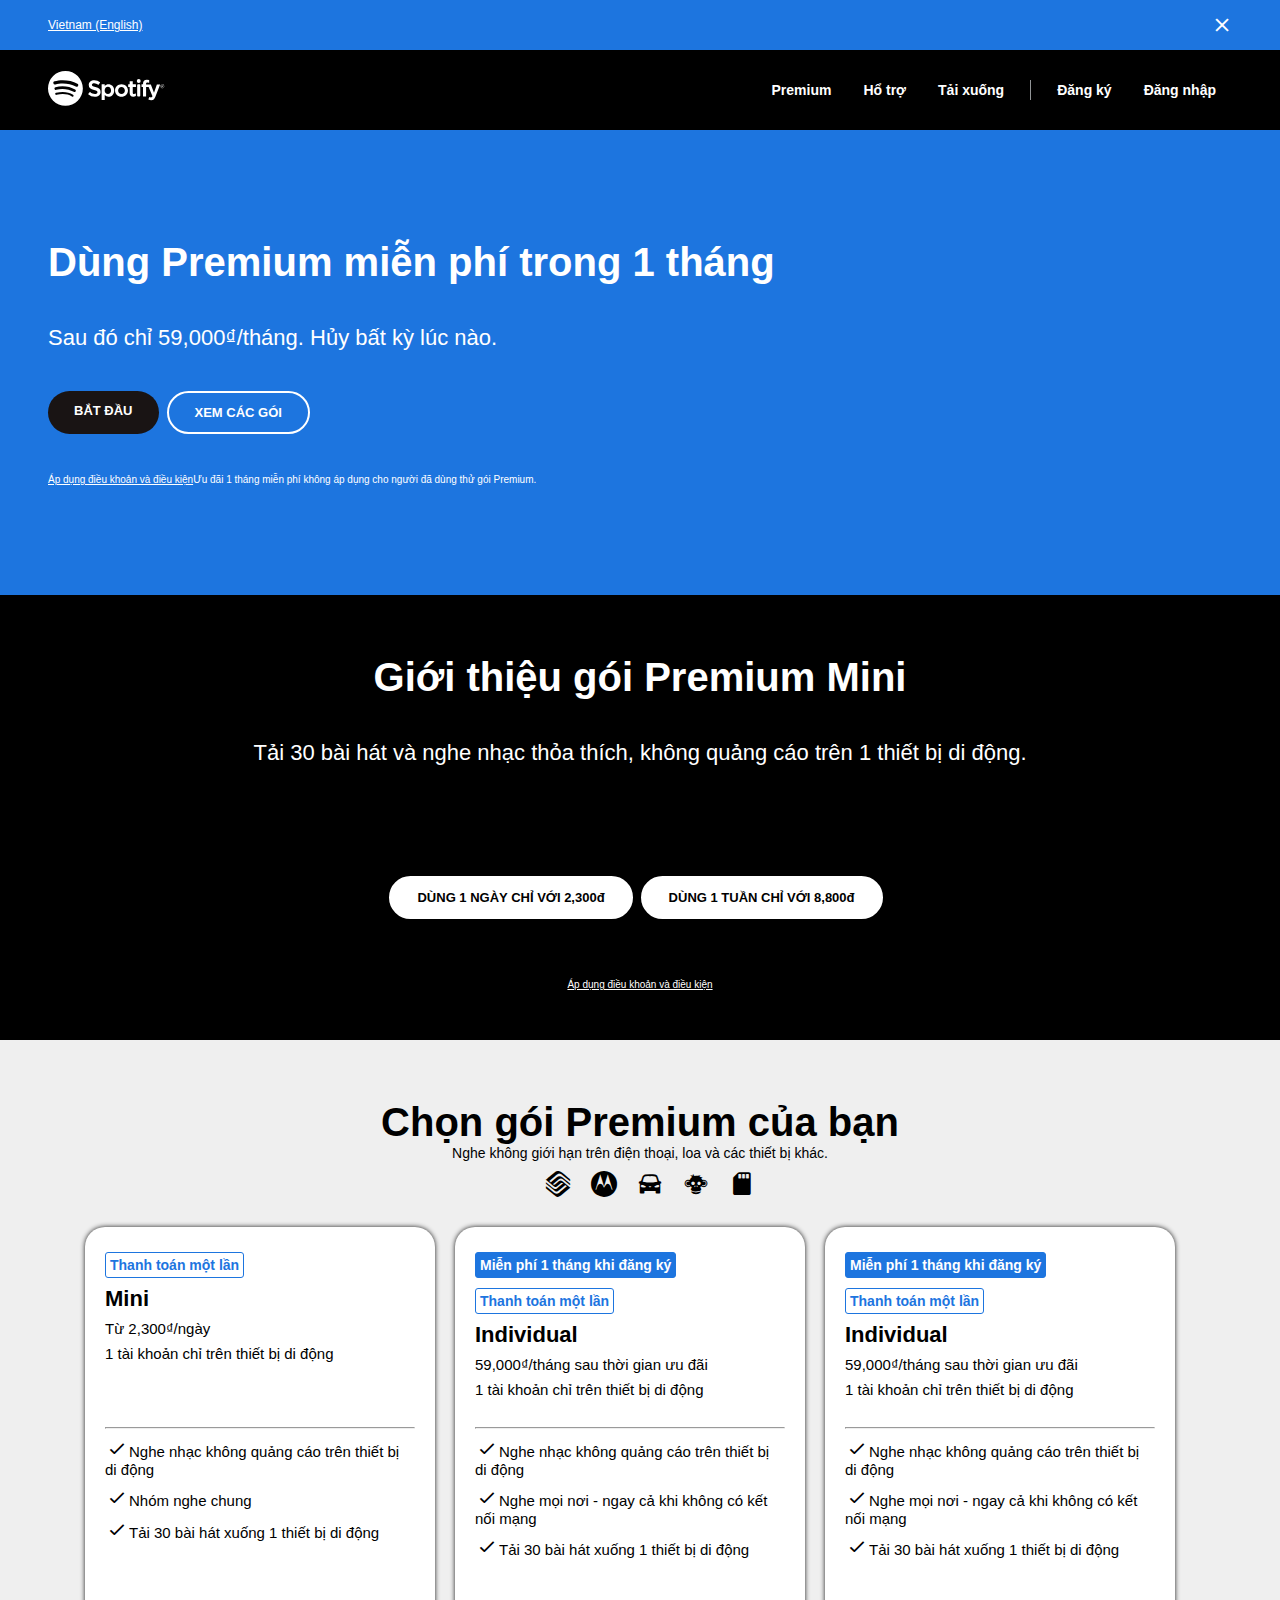
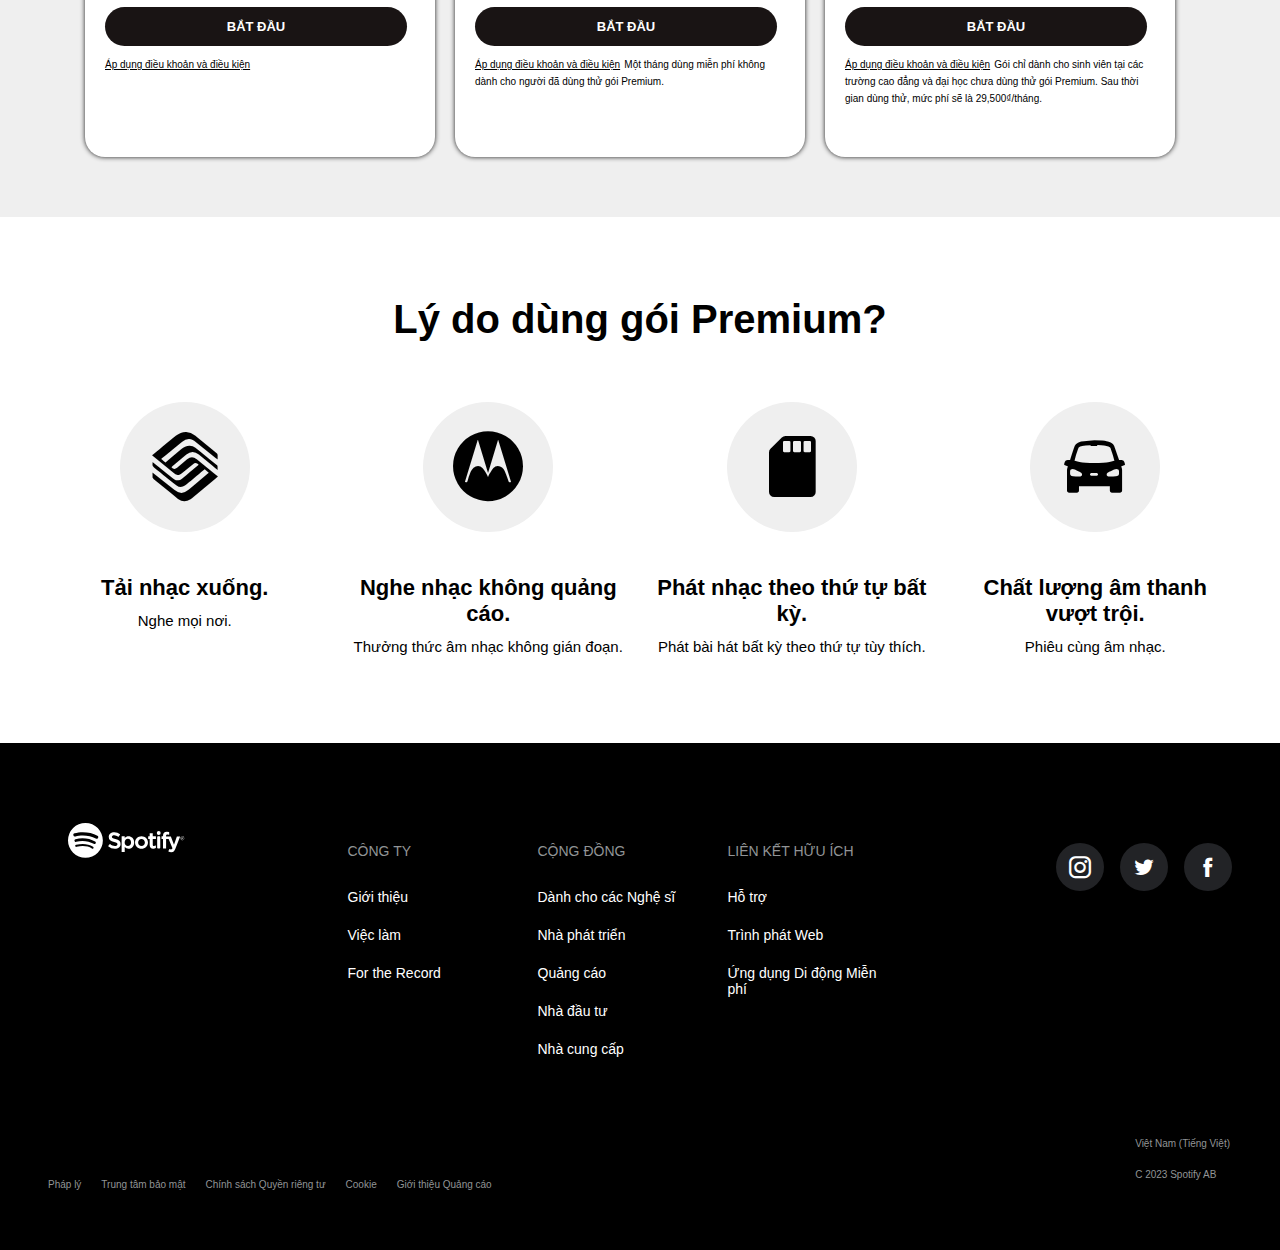
<file: vi/premium.html>
<!DOCTYPE html>
<html lang="en">
<head>
    <meta charset="UTF-8">
    <meta http-equiv="X-UA-Compatible" content="IE=edge">
    <meta name="viewport" content="width=device-width, initial-scale=1.0">
    <link rel="shortcut icon" type="image/png" href="../asset/icon/spotify-256.ico">
    <title>Spotify premium - VN</title>
    <link rel="stylesheet" href="../asset/icon/icofont.css">
    <link rel="stylesheet" href="../asset/css/help.css">
</head>
<body>
    <div id="help">
        <div class="language">
            <div class="grid">
                <a href="">Vietnam (English)</a>
                <i id="close-lang" class="icofont-close-line"></i>
            </div>
        </div>

        <div class="header">
            <div class="grid">
                <div class="header__group">
                    <a href="../index.html"><svg width="117" height="35" fill="none" xmlns="http://www.w3.org/2000/svg"><path fill-rule="evenodd" clip-rule="evenodd" d="M17.433 0a17.433 17.433 0 1017.434 17.43C34.864 7.802 27.06 0 17.434 0zm7.995 25.145a1.087 1.087 0 01-1.495.362c-4.095-2.499-9.247-3.067-15.316-1.68a1.087 1.087 0 11-.483-2.117c6.641-1.518 12.337-.865 16.934 1.942.51.313.672.98.36 1.493zm2.134-4.747a1.359 1.359 0 01-1.874.447c-4.684-2.879-11.829-3.713-17.373-2.032a1.361 1.361 0 01-1.637-1.95 1.36 1.36 0 01.848-.65c6.333-1.92 14.205-.99 19.584 2.318a1.36 1.36 0 01.452 1.867zm.183-4.942c-5.62-3.331-14.89-3.643-20.254-2.016a1.633 1.633 0 11-.948-3.122c6.158-1.874 16.398-1.508 22.866 2.331a1.63 1.63 0 11-1.664 2.807zm19.686.639c-3.01-.718-3.54-1.223-3.54-2.29 0-1 .941-1.666 2.343-1.666 1.357 0 2.706.513 4.113 1.564a.205.205 0 00.223.008.193.193 0 00.057-.054l1.47-2.082a.208.208 0 00-.038-.268 8.892 8.892 0 00-5.787-1.997c-3.25 0-5.521 1.957-5.521 4.749 0 2.993 1.959 4.05 5.341 4.869 2.882.665 3.367 1.22 3.367 2.214 0 1.1-.983 1.785-2.565 1.785-1.757 0-3.19-.59-4.788-1.98a.196.196 0 00-.28.021l-1.649 1.961a.196.196 0 00.02.273 9.825 9.825 0 006.632 2.555c3.502 0 5.765-1.913 5.765-4.876 0-2.511-1.495-3.896-5.163-4.786zm13.097-2.97c-1.518 0-2.763.598-3.791 1.824v-1.38a.208.208 0 00-.198-.197h-2.704a.208.208 0 00-.198.197v15.323a.209.209 0 00.197.197h2.696a.208.208 0 00.199-.197v-4.837a4.842 4.842 0 003.8 1.715c2.82 0 5.676-2.17 5.676-6.321s-2.866-6.323-5.677-6.323zm2.532 6.324c0 2.113-1.302 3.589-3.167 3.589-1.866 0-3.233-1.543-3.233-3.59 0-2.046 1.391-3.589 3.243-3.589 1.853 0 3.157 1.51 3.157 3.59zm10.452-6.323c-3.633 0-6.478 2.798-6.478 6.368 0 3.54 2.826 6.3 6.433 6.3 3.645 0 6.5-2.788 6.5-6.345 0-3.558-2.834-6.324-6.455-6.324zm0 9.935c-1.932 0-3.389-1.553-3.389-3.61s1.406-3.566 3.343-3.566c1.939 0 3.412 1.544 3.412 3.61 0 2.064-1.415 3.555-3.366 3.555v.01zm14.214-9.69H84.76v-3.033a.208.208 0 00-.198-.198h-2.694a.208.208 0 00-.198.198v3.034h-1.297a.208.208 0 00-.196.197v2.317a.208.208 0 00.196.198h1.297v5.994c0 2.421 1.206 3.649 3.583 3.649a4.918 4.918 0 002.525-.624.197.197 0 00.1-.17v-2.207a.197.197 0 00-.285-.177 3.385 3.385 0 01-1.582.38c-.864 0-1.25-.393-1.25-1.272v-5.575h2.967a.209.209 0 00.196-.197v-2.316a.208.208 0 00-.2-.197h.002zm10.334.013v-.373c0-1.094.416-1.583 1.361-1.583a4.577 4.577 0 011.52.28.197.197 0 00.26-.187V9.248a.213.213 0 00-.041-.117.206.206 0 00-.099-.073 7.4 7.4 0 00-2.24-.323c-2.498 0-3.806 1.402-3.806 4.054v.57H93.72a.209.209 0 00-.208.198v2.33a.209.209 0 00.208.197h1.295v9.245a.208.208 0 00.196.198h2.696a.208.208 0 00.198-.198v-9.247h2.518l3.856 9.244c-.438.971-.868 1.164-1.458 1.164a3.105 3.105 0 01-1.486-.417.209.209 0 00-.157-.015.207.207 0 00-.116.106l-.913 2.006a.193.193 0 00-.008.143.199.199 0 00.092.11 5.678 5.678 0 002.879.737c1.991 0 3.09-.926 4.06-3.42l4.676-12.075a.201.201 0 00-.021-.182.2.2 0 00-.163-.087h-2.806a.211.211 0 00-.114.039.212.212 0 00-.073.095l-2.875 8.21-3.148-8.23a.194.194 0 00-.183-.126H98.06z" fill="#fff"/><path d="M91.434 13.372h-1.427a.831.831 0 00-.832.831v10.491c0 .46.373.832.832.832h1.427c.459 0 .831-.373.831-.832v-10.49a.831.831 0 00-.831-.832zM90.733 11.885a1.934 1.934 0 100-3.868 1.934 1.934 0 000 3.868z" fill="#fff"/><path fill-rule="evenodd" clip-rule="evenodd" d="M114.347 17.153a1.9 1.9 0 01-1.754-1.177 1.904 1.904 0 113.662-.73 1.897 1.897 0 01-1.175 1.766 1.886 1.886 0 01-.733.14zm0-3.614a1.712 1.712 0 101.698 1.706 1.697 1.697 0 00-1.687-1.706h-.011zm.417 1.902l.537.752h-.437l-.483-.69h-.417v.69h-.379V14.2h.887c.462 0 .766.238.766.636a.594.594 0 01-.46.603l-.014.002zm-.317-.9h-.493v.625h.493c.245 0 .394-.12.394-.315 0-.192-.138-.31-.394-.31z" fill="#fff"/></svg></a>
                </div>
    
                <div class="header__group link">
                    <div class="header-links">
                        <a class="header-link" href="./premium.html">Premium</a>
                        <a class="header-link" href="./support.html">Hổ trợ</a>
                        <a class="header-link" href="./download.html">Tải xuống</a>
                    </div>
        
                    <div class="header-span"></div>

                    <div class="header-links">
                        <a class="header-link" href="../signup.html">Đăng ký</a>
                        <a class="header-link" href="../signin.html">Đăng nhập</a>
                    </div>
    
                </div>

                <div class="header-menubtn"><i class="icofont-navigation-menu"></i></div>
                <div class="header-menubtn-close"><i class="icofont-close-line"></i></div>
            </div>
        </div>

        <div class="mainview1">
            <div class="grid">
                <div class="grid__1">
                    <li class="title__big">Dùng Premium miễn phí trong 1 tháng</li>
                    <li class="title__medium">Sau đó chỉ 59,000₫/tháng. Hủy bất kỳ lúc nào.</li>
                    
                    <ul class="controls">
                        <li class="btn black">BẮT ĐẦU</li>
                        <li class="btn">XEM CÁC GÓI</li>
                    </ul>

                    <ul class="controls">
                        <a href="" class="content__small underline">Áp dụng điều khoản và điều kiện</a>
                        <p class="content__small">Ưu đãi 1 tháng miễn phí không áp dụng cho người đã dùng thử gói Premium.</p>
                    </ul>
                </div>

            </div>
        </div>

        <div class="mainview2">
            <div class="grid column">
                <li class="title__big">Giới thiệu gói Premium Mini</li>
                <li class="title__medium">Tải 30 bài hát và nghe nhạc thỏa thích, không quảng cáo trên 1 thiết bị di động.</li>

                <ul class="controls mainview2">
                    <li class="btn white">DÙNG 1 NGÀY CHỈ VỚI 2,300đ</li>
                    <li class="btn white">DÙNG 1 TUẦN CHỈ VỚI 8,800đ</li>
                </ul>

                <a href="" class="content__small underline">Áp dụng điều khoản và điều kiện</a>

            </div>
        </div>

        <div class="mainview3">
            <div class="grid column">
                <li class="title__big">Chọn gói Premium của bạn</li>
                <li class="content__medium">Nghe không giới hạn trên điện thoại, loa và các thiết bị khác.</li>

                <ul class="controls">
                    <i class="icon icofont-brand-china-mobile"></i>
                    <i class="icon icofont-brand-motorola"></i>
                    <i class="icon icofont-auto-mobile"></i>
                    <i class="icon icofont-monkey-3"></i>
                    <i class="icon icofont-memory-card"></i>
                </ul>

                <ul class="mainview3-group">
                    <div class="card">

                        <div class="card__group1">
                            <li class="card__blue">Thanh toán một lần</li>
                            <li class="card__title">Mini</li>
                            <li class="card__content">Từ 2,300₫/ngày</li>
                            <li class="card__content">1 tài khoản chỉ trên thiết bị di động</li>
                        </div>

                        <hr>

                        <div class="card__group2">
                            <li class="card__content"><i class="icofont-check-alt"></i>Nghe nhạc không quảng cáo trên thiết bị di động</li>
                            <li class="card__content"><i class="icofont-check-alt"></i>Nhóm nghe chung</li>
                            <li class="card__content"><i class="icofont-check-alt"></i>Tải 30 bài hát xuống 1 thiết bị di động</li>
                        </div>

                        <div class="card__group3">
                            <div class="btn black">BẮT ĐẦU</div>

                            <li class="card__content">
                                <a href="" class="content__small underline black">Áp dụng điều khoản và điều kiện</a>
                            </li>
                        </div>

                    </div>

                    <div class="card">

                        <div class="card__group1">
                            <li class="card__blue invert">Miễn phí 1 tháng khi đăng ký</li>
                            <li class="card__blue">Thanh toán một lần</li>
                            <li class="card__title">Individual</li>
                            <li class="card__content">59,000₫/tháng sau thời gian ưu đãi</li>
                            <li class="card__content">1 tài khoản chỉ trên thiết bị di động</li>
                        </div>

                        <hr>

                        <div class="card__group2">
                            <li class="card__content"><i class="icofont-check-alt"></i>Nghe nhạc không quảng cáo trên thiết bị di động</li>
                            <li class="card__content"><i class="icofont-check-alt"></i>Nghe mọi nơi - ngay cả khi không có kết nối mạng</li>
                            <li class="card__content"><i class="icofont-check-alt"></i>Tải 30 bài hát xuống 1 thiết bị di động</li>
                        </div>

                        <div class="card__group3">
                            <div class="btn black">BẮT ĐẦU</div>
                            <li class="card__content">
                                <a href="" class="content__small underline black">Áp dụng điều khoản và điều kiện</a>
                                <p class="content__small black">Một tháng dùng miễn phí không dành cho người đã dùng thử gói Premium.</p>
                            </li>

                        </div>

                    </div>

                    <div class="card">

                        <div class="card__group1">
                            <li class="card__blue invert">Miễn phí 1 tháng khi đăng ký</li>
                            <li class="card__blue">Thanh toán một lần</li>
                            <li class="card__title">Individual</li>
                            <li class="card__content">59,000₫/tháng sau thời gian ưu đãi</li>
                            <li class="card__content">1 tài khoản chỉ trên thiết bị di động</li>
                        </div>

                        <hr>

                        <div class="card__group2">
                            <li class="card__content"><i class="icofont-check-alt"></i>Nghe nhạc không quảng cáo trên thiết bị di động</li>
                            <li class="card__content"><i class="icofont-check-alt"></i>Nghe mọi nơi - ngay cả khi không có kết nối mạng</li>
                            <li class="card__content"><i class="icofont-check-alt"></i>Tải 30 bài hát xuống 1 thiết bị di động</li>
                        </div>

                        <div class="card__group3">
                            <div class="btn black">BẮT ĐẦU</div>
                            <li class="card__content">
                                <a href="" class="content__small underline black">Áp dụng điều khoản và điều kiện</a>
                                <p class="content__small black">Gói chỉ dành cho sinh viên tại các trường cao đẳng và đại học chưa dùng thử gói Premium. Sau thời gian dùng thử, mức phí sẽ là 29,500₫/tháng.</p>
                            </li>

                        </div>

                    </div>


                </ul>

            </div>
        </div>

        <div class="mainview4">

            <div class="grid column">

                <li class="title__big">Lý do dùng gói Premium?</li>

                <div class="mainview4-grid">

                    <ul class="mainview4-item">
                        <li class="mainview4-item-icon">
                            <i class="icofont-brand-china-mobile"></i>
                        </li>
                        <li class="card__title">Tải nhạc xuống.</li>
                        <li class="card__content">Nghe mọi nơi.</li>
                    </ul>

                    <ul class="mainview4-item">
                        <li class="mainview4-item-icon">
                            <i class="icofont-brand-motorola"></i>
                        </li>
                        <li class="card__title">Nghe nhạc không quảng cáo.</li>
                        <li class="card__content">Thưởng thức âm nhạc không gián đoạn.</li>
                    </ul>

                    <ul class="mainview4-item">
                        <li class="mainview4-item-icon">
                            <i class="icofont-memory-card"></i>
                        </li>
                        <li class="card__title">Phát nhạc theo thứ tự bất kỳ.</li>
                        <li class="card__content">Phát bài hát bất kỳ theo thứ tự tùy thích.</li>
                    </ul>

                    <ul class="mainview4-item">
                        <li class="mainview4-item-icon">
                            <i class="icofont-auto-mobile"></i>
                        </li>
                        <li class="card__title">Chất lượng âm thanh vượt trội.</li>
                        <li class="card__content">Phiêu cùng âm nhạc.</li>
                    </ul>
                    
                </div>
            </div>
    
        </div>

        <div class="footer">
            <div class="footer__grid">
                <div class="footer__group">
                    <div>
                    <a href="../index.html"><svg width="117" height="35" fill="none" xmlns="http://www.w3.org/2000/svg"><path fill-rule="evenodd" clip-rule="evenodd" d="M17.433 0a17.433 17.433 0 1017.434 17.43C34.864 7.802 27.06 0 17.434 0zm7.995 25.145a1.087 1.087 0 01-1.495.362c-4.095-2.499-9.247-3.067-15.316-1.68a1.087 1.087 0 11-.483-2.117c6.641-1.518 12.337-.865 16.934 1.942.51.313.672.98.36 1.493zm2.134-4.747a1.359 1.359 0 01-1.874.447c-4.684-2.879-11.829-3.713-17.373-2.032a1.361 1.361 0 01-1.637-1.95 1.36 1.36 0 01.848-.65c6.333-1.92 14.205-.99 19.584 2.318a1.36 1.36 0 01.452 1.867zm.183-4.942c-5.62-3.331-14.89-3.643-20.254-2.016a1.633 1.633 0 11-.948-3.122c6.158-1.874 16.398-1.508 22.866 2.331a1.63 1.63 0 11-1.664 2.807zm19.686.639c-3.01-.718-3.54-1.223-3.54-2.29 0-1 .941-1.666 2.343-1.666 1.357 0 2.706.513 4.113 1.564a.205.205 0 00.223.008.193.193 0 00.057-.054l1.47-2.082a.208.208 0 00-.038-.268 8.892 8.892 0 00-5.787-1.997c-3.25 0-5.521 1.957-5.521 4.749 0 2.993 1.959 4.05 5.341 4.869 2.882.665 3.367 1.22 3.367 2.214 0 1.1-.983 1.785-2.565 1.785-1.757 0-3.19-.59-4.788-1.98a.196.196 0 00-.28.021l-1.649 1.961a.196.196 0 00.02.273 9.825 9.825 0 006.632 2.555c3.502 0 5.765-1.913 5.765-4.876 0-2.511-1.495-3.896-5.163-4.786zm13.097-2.97c-1.518 0-2.763.598-3.791 1.824v-1.38a.208.208 0 00-.198-.197h-2.704a.208.208 0 00-.198.197v15.323a.209.209 0 00.197.197h2.696a.208.208 0 00.199-.197v-4.837a4.842 4.842 0 003.8 1.715c2.82 0 5.676-2.17 5.676-6.321s-2.866-6.323-5.677-6.323zm2.532 6.324c0 2.113-1.302 3.589-3.167 3.589-1.866 0-3.233-1.543-3.233-3.59 0-2.046 1.391-3.589 3.243-3.589 1.853 0 3.157 1.51 3.157 3.59zm10.452-6.323c-3.633 0-6.478 2.798-6.478 6.368 0 3.54 2.826 6.3 6.433 6.3 3.645 0 6.5-2.788 6.5-6.345 0-3.558-2.834-6.324-6.455-6.324zm0 9.935c-1.932 0-3.389-1.553-3.389-3.61s1.406-3.566 3.343-3.566c1.939 0 3.412 1.544 3.412 3.61 0 2.064-1.415 3.555-3.366 3.555v.01zm14.214-9.69H84.76v-3.033a.208.208 0 00-.198-.198h-2.694a.208.208 0 00-.198.198v3.034h-1.297a.208.208 0 00-.196.197v2.317a.208.208 0 00.196.198h1.297v5.994c0 2.421 1.206 3.649 3.583 3.649a4.918 4.918 0 002.525-.624.197.197 0 00.1-.17v-2.207a.197.197 0 00-.285-.177 3.385 3.385 0 01-1.582.38c-.864 0-1.25-.393-1.25-1.272v-5.575h2.967a.209.209 0 00.196-.197v-2.316a.208.208 0 00-.2-.197h.002zm10.334.013v-.373c0-1.094.416-1.583 1.361-1.583a4.577 4.577 0 011.52.28.197.197 0 00.26-.187V9.248a.213.213 0 00-.041-.117.206.206 0 00-.099-.073 7.4 7.4 0 00-2.24-.323c-2.498 0-3.806 1.402-3.806 4.054v.57H93.72a.209.209 0 00-.208.198v2.33a.209.209 0 00.208.197h1.295v9.245a.208.208 0 00.196.198h2.696a.208.208 0 00.198-.198v-9.247h2.518l3.856 9.244c-.438.971-.868 1.164-1.458 1.164a3.105 3.105 0 01-1.486-.417.209.209 0 00-.157-.015.207.207 0 00-.116.106l-.913 2.006a.193.193 0 00-.008.143.199.199 0 00.092.11 5.678 5.678 0 002.879.737c1.991 0 3.09-.926 4.06-3.42l4.676-12.075a.201.201 0 00-.021-.182.2.2 0 00-.163-.087h-2.806a.211.211 0 00-.114.039.212.212 0 00-.073.095l-2.875 8.21-3.148-8.23a.194.194 0 00-.183-.126H98.06z" fill="#fff"/><path d="M91.434 13.372h-1.427a.831.831 0 00-.832.831v10.491c0 .46.373.832.832.832h1.427c.459 0 .831-.373.831-.832v-10.49a.831.831 0 00-.831-.832zM90.733 11.885a1.934 1.934 0 100-3.868 1.934 1.934 0 000 3.868z" fill="#fff"/><path fill-rule="evenodd" clip-rule="evenodd" d="M114.347 17.153a1.9 1.9 0 01-1.754-1.177 1.904 1.904 0 113.662-.73 1.897 1.897 0 01-1.175 1.766 1.886 1.886 0 01-.733.14zm0-3.614a1.712 1.712 0 101.698 1.706 1.697 1.697 0 00-1.687-1.706h-.011zm.417 1.902l.537.752h-.437l-.483-.69h-.417v.69h-.379V14.2h.887c.462 0 .766.238.766.636a.594.594 0 01-.46.603l-.014.002zm-.317-.9h-.493v.625h.493c.245 0 .394-.12.394-.315 0-.192-.138-.31-.394-.31z" fill="#fff"/></svg></a>
                    </div>

                </div>
                    
                <div class="footer__group link">
                    <ul class="footer__column">
                        <li class="footer__column-title">CÔNG TY</li>
                        <a class="footer__column-link">Giới thiệu</a>
                        <a class="footer__column-link">Việc làm</a>
                        <a class="footer__column-link">For the Record</a>
                    </ul>
                
                    <ul class="footer__column">
                        <li class="footer__column-title">CỘNG ĐỒNG</li>
                        <a class="footer__column-link">Dành cho các Nghệ sĩ</a>
                        <a class="footer__column-link">Nhà phát triển</a>
                        <a class="footer__column-link">Quảng cáo</a>
                        <a class="footer__column-link">Nhà đầu tư</a>
                        <a class="footer__column-link">Nhà cung cấp</a>
                    </ul>
                
                    <ul class="footer__column">
                        <li class="footer__column-title">LIÊN KẾT HỮU ÍCH</li>
                        <a class="footer__column-link" href="./support.html">Hỗ trợ</a>
                        <a class="footer__column-link" href="../index.html">Trình phát Web</a>
                        <a class="footer__column-link" href="./download.html">Ứng dụng Di động Miễn phí</a>
                    </ul>
                </div>

                <div class="footer__group">
                    <div class="footer__icon">
                        <i class="icofont-instagram"></i>
                    </div>
                    <div class="footer__icon">
                        <i class="icofont-twitter"></i>
                    </div>
                    <div class="footer__icon">
                        <i class="icofont-facebook"></i>
                    </div>
                </div>

            </div>

            <div class="footer__bottom">
                <a href="" class="footer__bottom-link">Pháp lý</a>
                <a href="" class="footer__bottom-link">Trung tâm bảo mật</a>
                <a href="" class="footer__bottom-link">Chính sách Quyền riêng tư</a>
                <a href="" class="footer__bottom-link">Cookie</a>
                <a href="" class="footer__bottom-link">Giới thiệu Quảng cáo</a>
            </div>

            <div class="footer__right">
                <a class="footer__bottom-link" href="">Việt Nam (Tiếng Việt)</a>
                <p class="footer__bottom-link text">C 2023 Spotify AB</p>
            </div>
            
        </div>
    
    </div>   

    <script src="../asset/js/help.js"></script>

</body>
</html>
</file>
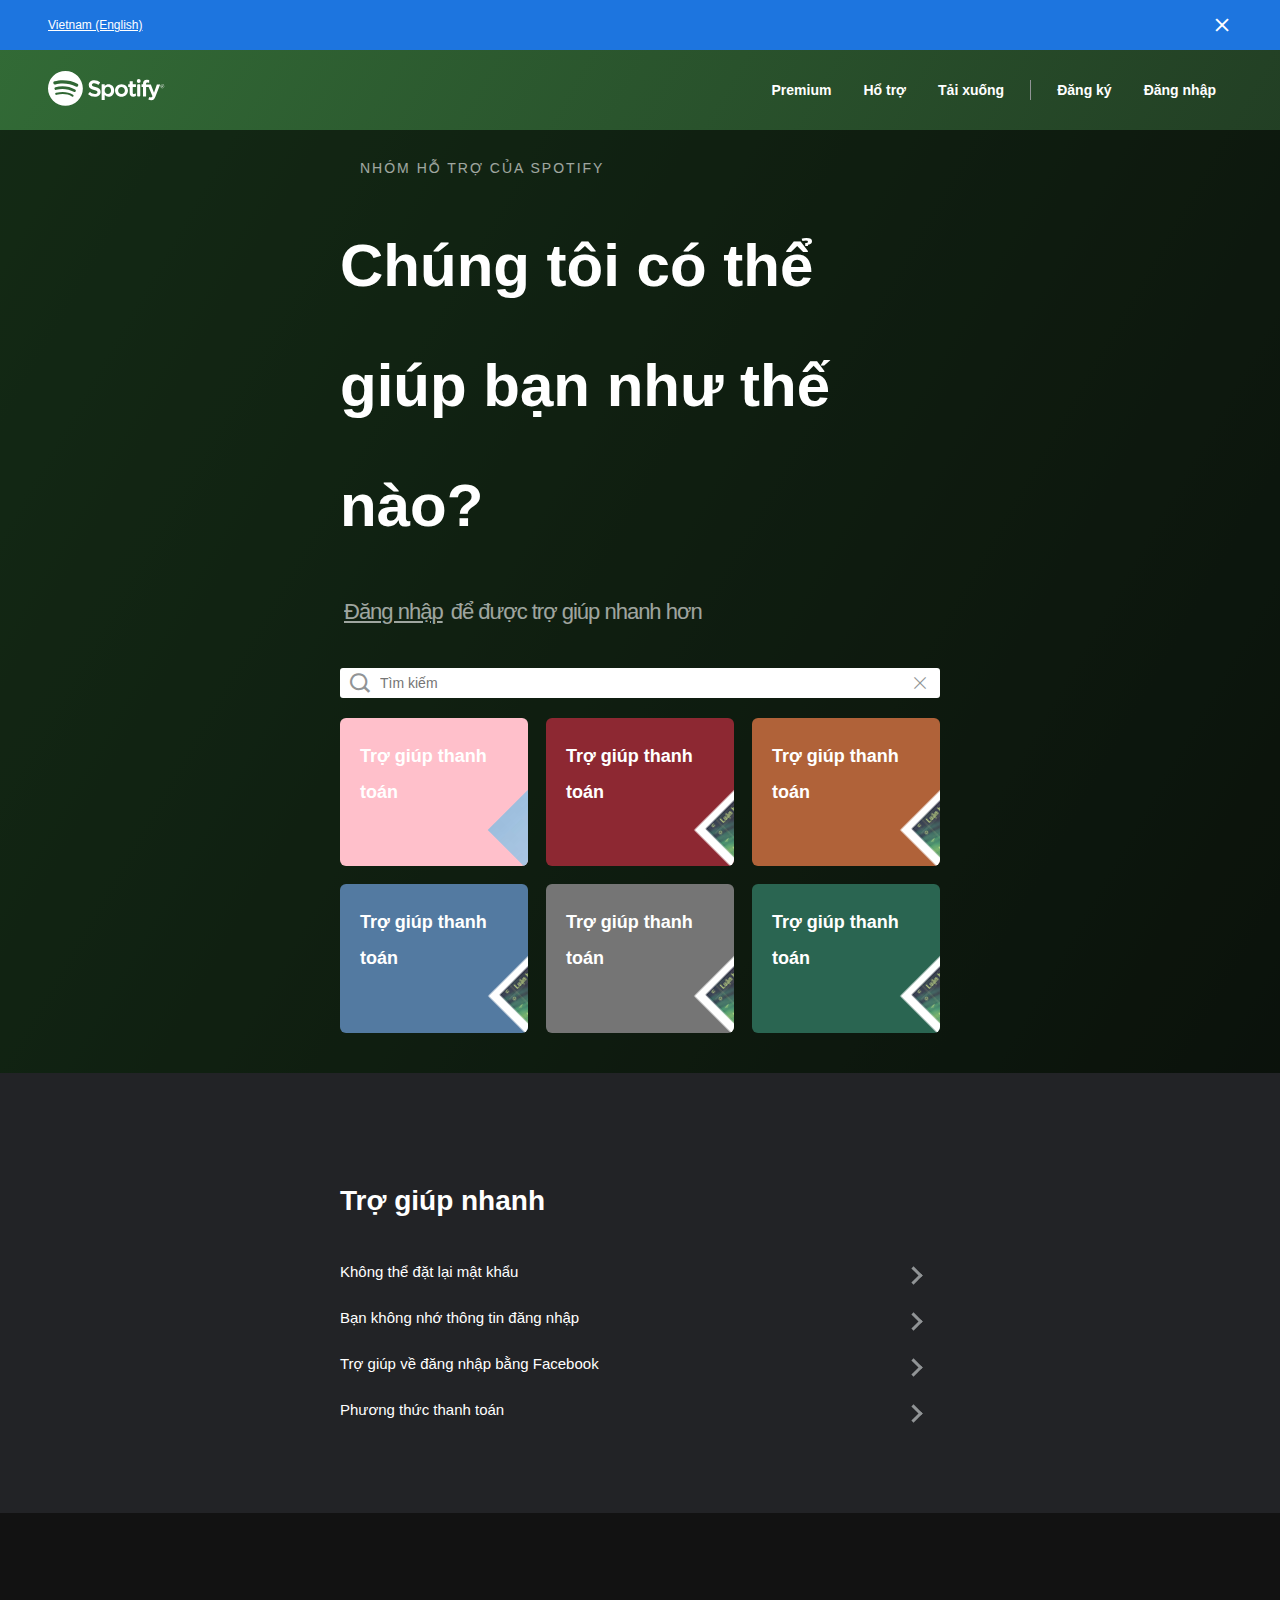
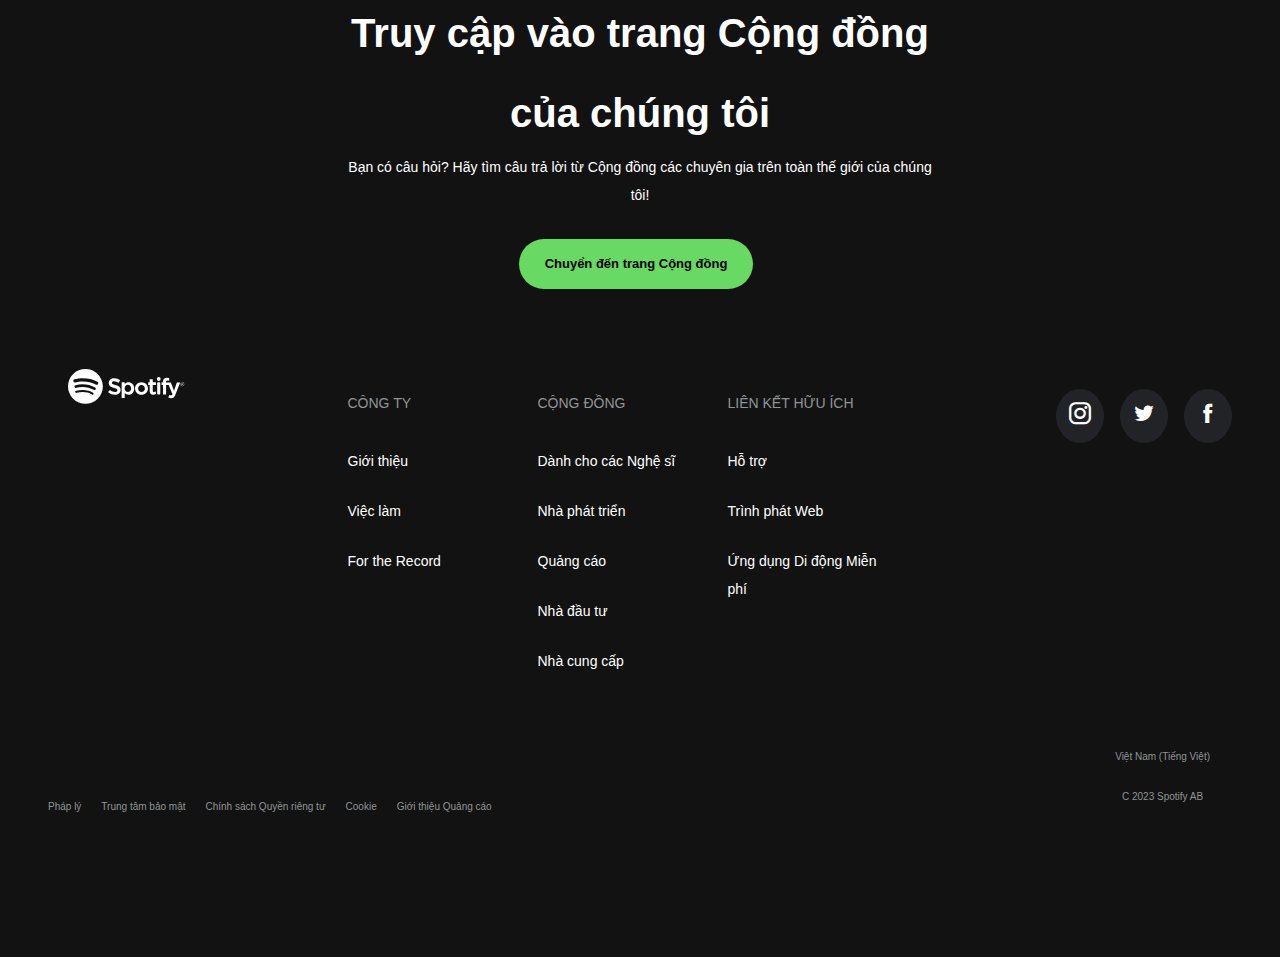
<file: vi/support.html>
<!DOCTYPE html>
<html lang="en">
<head>
    <meta charset="UTF-8">
    <meta http-equiv="X-UA-Compatible" content="IE=edge">
    <meta name="viewport" content="width=device-width, initial-scale=1.0">
    <link rel="shortcut icon" type="image/png" href="../asset/icon/spotify-256.ico">
    <title>Spotify Support - VN</title>
    <link rel="stylesheet" href="../asset/icon/icofont.css">
    <link rel="stylesheet" href="../asset/css/help.css">
</head>
<body>
    <div id="support">
        <div class="language">
            <div class="grid">
                <a href="">Vietnam (English)</a>
                <i id="close-lang" class="icofont-close-line"></i>
            </div>
        </div>

        <div class="header">
            <div class="grid">
                <div class="header__group">
                    <a href="../index.html"><svg width="117" height="35" fill="none" xmlns="http://www.w3.org/2000/svg"><path fill-rule="evenodd" clip-rule="evenodd" d="M17.433 0a17.433 17.433 0 1017.434 17.43C34.864 7.802 27.06 0 17.434 0zm7.995 25.145a1.087 1.087 0 01-1.495.362c-4.095-2.499-9.247-3.067-15.316-1.68a1.087 1.087 0 11-.483-2.117c6.641-1.518 12.337-.865 16.934 1.942.51.313.672.98.36 1.493zm2.134-4.747a1.359 1.359 0 01-1.874.447c-4.684-2.879-11.829-3.713-17.373-2.032a1.361 1.361 0 01-1.637-1.95 1.36 1.36 0 01.848-.65c6.333-1.92 14.205-.99 19.584 2.318a1.36 1.36 0 01.452 1.867zm.183-4.942c-5.62-3.331-14.89-3.643-20.254-2.016a1.633 1.633 0 11-.948-3.122c6.158-1.874 16.398-1.508 22.866 2.331a1.63 1.63 0 11-1.664 2.807zm19.686.639c-3.01-.718-3.54-1.223-3.54-2.29 0-1 .941-1.666 2.343-1.666 1.357 0 2.706.513 4.113 1.564a.205.205 0 00.223.008.193.193 0 00.057-.054l1.47-2.082a.208.208 0 00-.038-.268 8.892 8.892 0 00-5.787-1.997c-3.25 0-5.521 1.957-5.521 4.749 0 2.993 1.959 4.05 5.341 4.869 2.882.665 3.367 1.22 3.367 2.214 0 1.1-.983 1.785-2.565 1.785-1.757 0-3.19-.59-4.788-1.98a.196.196 0 00-.28.021l-1.649 1.961a.196.196 0 00.02.273 9.825 9.825 0 006.632 2.555c3.502 0 5.765-1.913 5.765-4.876 0-2.511-1.495-3.896-5.163-4.786zm13.097-2.97c-1.518 0-2.763.598-3.791 1.824v-1.38a.208.208 0 00-.198-.197h-2.704a.208.208 0 00-.198.197v15.323a.209.209 0 00.197.197h2.696a.208.208 0 00.199-.197v-4.837a4.842 4.842 0 003.8 1.715c2.82 0 5.676-2.17 5.676-6.321s-2.866-6.323-5.677-6.323zm2.532 6.324c0 2.113-1.302 3.589-3.167 3.589-1.866 0-3.233-1.543-3.233-3.59 0-2.046 1.391-3.589 3.243-3.589 1.853 0 3.157 1.51 3.157 3.59zm10.452-6.323c-3.633 0-6.478 2.798-6.478 6.368 0 3.54 2.826 6.3 6.433 6.3 3.645 0 6.5-2.788 6.5-6.345 0-3.558-2.834-6.324-6.455-6.324zm0 9.935c-1.932 0-3.389-1.553-3.389-3.61s1.406-3.566 3.343-3.566c1.939 0 3.412 1.544 3.412 3.61 0 2.064-1.415 3.555-3.366 3.555v.01zm14.214-9.69H84.76v-3.033a.208.208 0 00-.198-.198h-2.694a.208.208 0 00-.198.198v3.034h-1.297a.208.208 0 00-.196.197v2.317a.208.208 0 00.196.198h1.297v5.994c0 2.421 1.206 3.649 3.583 3.649a4.918 4.918 0 002.525-.624.197.197 0 00.1-.17v-2.207a.197.197 0 00-.285-.177 3.385 3.385 0 01-1.582.38c-.864 0-1.25-.393-1.25-1.272v-5.575h2.967a.209.209 0 00.196-.197v-2.316a.208.208 0 00-.2-.197h.002zm10.334.013v-.373c0-1.094.416-1.583 1.361-1.583a4.577 4.577 0 011.52.28.197.197 0 00.26-.187V9.248a.213.213 0 00-.041-.117.206.206 0 00-.099-.073 7.4 7.4 0 00-2.24-.323c-2.498 0-3.806 1.402-3.806 4.054v.57H93.72a.209.209 0 00-.208.198v2.33a.209.209 0 00.208.197h1.295v9.245a.208.208 0 00.196.198h2.696a.208.208 0 00.198-.198v-9.247h2.518l3.856 9.244c-.438.971-.868 1.164-1.458 1.164a3.105 3.105 0 01-1.486-.417.209.209 0 00-.157-.015.207.207 0 00-.116.106l-.913 2.006a.193.193 0 00-.008.143.199.199 0 00.092.11 5.678 5.678 0 002.879.737c1.991 0 3.09-.926 4.06-3.42l4.676-12.075a.201.201 0 00-.021-.182.2.2 0 00-.163-.087h-2.806a.211.211 0 00-.114.039.212.212 0 00-.073.095l-2.875 8.21-3.148-8.23a.194.194 0 00-.183-.126H98.06z" fill="#fff"/><path d="M91.434 13.372h-1.427a.831.831 0 00-.832.831v10.491c0 .46.373.832.832.832h1.427c.459 0 .831-.373.831-.832v-10.49a.831.831 0 00-.831-.832zM90.733 11.885a1.934 1.934 0 100-3.868 1.934 1.934 0 000 3.868z" fill="#fff"/><path fill-rule="evenodd" clip-rule="evenodd" d="M114.347 17.153a1.9 1.9 0 01-1.754-1.177 1.904 1.904 0 113.662-.73 1.897 1.897 0 01-1.175 1.766 1.886 1.886 0 01-.733.14zm0-3.614a1.712 1.712 0 101.698 1.706 1.697 1.697 0 00-1.687-1.706h-.011zm.417 1.902l.537.752h-.437l-.483-.69h-.417v.69h-.379V14.2h.887c.462 0 .766.238.766.636a.594.594 0 01-.46.603l-.014.002zm-.317-.9h-.493v.625h.493c.245 0 .394-.12.394-.315 0-.192-.138-.31-.394-.31z" fill="#fff"/></svg></a>
                </div>
    
                <div class="header__group link">
                    <div class="header-links">
                        <a class="header-link" href="./premium.html">Premium</a>
                        <a class="header-link" href="./support.html">Hổ trợ</a>
                        <a class="header-link" href="./download.html">Tải xuống</a>
                    </div>
        
                    <div class="header-span"></div>

                    <div class="header-links">
                        <a class="header-link" href="../signup.html">Đăng ký</a>
                        <a class="header-link" href="../signin.html">Đăng nhập</a>
                    </div>
    
                </div>

                <div class="header-menubtn"><i class="icofont-navigation-menu"></i></div>
                <div class="header-menubtn-close"><i class="icofont-close-line"></i></div>
            </div>
        </div>


        <div class="spanview trans header">

            <div class="grid left support">

                <li class="spanview__link no medium">NHÓM HỖ TRỢ CỦA SPOTIFY                </li>
                <li class="spanview__title big">Chúng tôi có thể giúp bạn như thế nào?</li>
                <li class="spanview__content"><a class="spanview__link no big" href="../signin.html">Đăng nhập</a><p class="spanview__link no big">để được trợ giúp nhanh hơn</p></li>

                <div class="spanview__search">
                    <i class="icofont-search-1"></i>
                    <input id="search" type="text" placeholder="Tìm kiếm">
                    <i class="icofont-close-line"></i>
                </div>

                <div class="spanview__grid">

                    <div class="spanview__grid-item pink">
                        <p>Trợ giúp thanh toán</p>
                        <li class="img"><img src="../asset/pic/pexels-photo-1586298.jpeg" alt=""></li>
                    </div>

                    <div class="spanview__grid-item red">
                        <p>Trợ giúp thanh toán</p>
                        <li class="img"><img src="../asset/book/phantamhoc.jpg" alt=""></li>
                    </div>

                    <div class="spanview__grid-item orgen">
                        <p>Trợ giúp thanh toán</p>
                        <li class="img"><img src="../asset/book/phantamhoc.jpg" alt=""></li>
                    </div>

                    <div class="spanview__grid-item blue">
                        <p>Trợ giúp thanh toán</p>
                        <li class="img"><img src="../asset/book/phantamhoc.jpg" alt=""></li>
                    </div>

                    <div class="spanview__grid-item gray">
                        <p>Trợ giúp thanh toán</p>
                        <li class="img"><img src="../asset/book/phantamhoc.jpg" alt=""></li>
                    </div>

                    <div class="spanview__grid-item green">
                        <p>Trợ giúp thanh toán</p>
                        <li class="img"><img src="../asset/book/phantamhoc.jpg" alt=""></li>
                    </div>

                </div>
                

            </div>
        </div>

        

        <div class="spanview gray">

            <div class="grid left support">

                <h4 class="spanview__title">Trợ giúp nhanh</h4>

                <a class="spanview__link-2">Không thể đặt lại mật khẩu</a>
                <a class="spanview__link-2">Bạn không nhớ thông tin đăng nhập</a>
                <a class="spanview__link-2">Trợ giúp về đăng nhập bằng Facebook</a>
                <a class="spanview__link-2">Phương thức thanh toán</a>

            </div>
        </div>

        <div class="spanview black">
            <div class="grid column support">

                <li class="title__big">Truy cập vào trang Cộng đồng của chúng tôi</li>
                <li class="spanview__content">Bạn có câu hỏi? Hãy tìm câu trả lời từ Cộng đồng các chuyên gia trên toàn thế giới của chúng tôi!</li>

                <a class="btn green">Chuyển đến trang Cộng đồng</a>

                

            </div>




        <div class="footer">
            <div class="footer__grid">
                <div class="footer__group">
                    <div>
                    <a href="../index.html"><svg width="117" height="35" fill="none" xmlns="http://www.w3.org/2000/svg"><path fill-rule="evenodd" clip-rule="evenodd" d="M17.433 0a17.433 17.433 0 1017.434 17.43C34.864 7.802 27.06 0 17.434 0zm7.995 25.145a1.087 1.087 0 01-1.495.362c-4.095-2.499-9.247-3.067-15.316-1.68a1.087 1.087 0 11-.483-2.117c6.641-1.518 12.337-.865 16.934 1.942.51.313.672.98.36 1.493zm2.134-4.747a1.359 1.359 0 01-1.874.447c-4.684-2.879-11.829-3.713-17.373-2.032a1.361 1.361 0 01-1.637-1.95 1.36 1.36 0 01.848-.65c6.333-1.92 14.205-.99 19.584 2.318a1.36 1.36 0 01.452 1.867zm.183-4.942c-5.62-3.331-14.89-3.643-20.254-2.016a1.633 1.633 0 11-.948-3.122c6.158-1.874 16.398-1.508 22.866 2.331a1.63 1.63 0 11-1.664 2.807zm19.686.639c-3.01-.718-3.54-1.223-3.54-2.29 0-1 .941-1.666 2.343-1.666 1.357 0 2.706.513 4.113 1.564a.205.205 0 00.223.008.193.193 0 00.057-.054l1.47-2.082a.208.208 0 00-.038-.268 8.892 8.892 0 00-5.787-1.997c-3.25 0-5.521 1.957-5.521 4.749 0 2.993 1.959 4.05 5.341 4.869 2.882.665 3.367 1.22 3.367 2.214 0 1.1-.983 1.785-2.565 1.785-1.757 0-3.19-.59-4.788-1.98a.196.196 0 00-.28.021l-1.649 1.961a.196.196 0 00.02.273 9.825 9.825 0 006.632 2.555c3.502 0 5.765-1.913 5.765-4.876 0-2.511-1.495-3.896-5.163-4.786zm13.097-2.97c-1.518 0-2.763.598-3.791 1.824v-1.38a.208.208 0 00-.198-.197h-2.704a.208.208 0 00-.198.197v15.323a.209.209 0 00.197.197h2.696a.208.208 0 00.199-.197v-4.837a4.842 4.842 0 003.8 1.715c2.82 0 5.676-2.17 5.676-6.321s-2.866-6.323-5.677-6.323zm2.532 6.324c0 2.113-1.302 3.589-3.167 3.589-1.866 0-3.233-1.543-3.233-3.59 0-2.046 1.391-3.589 3.243-3.589 1.853 0 3.157 1.51 3.157 3.59zm10.452-6.323c-3.633 0-6.478 2.798-6.478 6.368 0 3.54 2.826 6.3 6.433 6.3 3.645 0 6.5-2.788 6.5-6.345 0-3.558-2.834-6.324-6.455-6.324zm0 9.935c-1.932 0-3.389-1.553-3.389-3.61s1.406-3.566 3.343-3.566c1.939 0 3.412 1.544 3.412 3.61 0 2.064-1.415 3.555-3.366 3.555v.01zm14.214-9.69H84.76v-3.033a.208.208 0 00-.198-.198h-2.694a.208.208 0 00-.198.198v3.034h-1.297a.208.208 0 00-.196.197v2.317a.208.208 0 00.196.198h1.297v5.994c0 2.421 1.206 3.649 3.583 3.649a4.918 4.918 0 002.525-.624.197.197 0 00.1-.17v-2.207a.197.197 0 00-.285-.177 3.385 3.385 0 01-1.582.38c-.864 0-1.25-.393-1.25-1.272v-5.575h2.967a.209.209 0 00.196-.197v-2.316a.208.208 0 00-.2-.197h.002zm10.334.013v-.373c0-1.094.416-1.583 1.361-1.583a4.577 4.577 0 011.52.28.197.197 0 00.26-.187V9.248a.213.213 0 00-.041-.117.206.206 0 00-.099-.073 7.4 7.4 0 00-2.24-.323c-2.498 0-3.806 1.402-3.806 4.054v.57H93.72a.209.209 0 00-.208.198v2.33a.209.209 0 00.208.197h1.295v9.245a.208.208 0 00.196.198h2.696a.208.208 0 00.198-.198v-9.247h2.518l3.856 9.244c-.438.971-.868 1.164-1.458 1.164a3.105 3.105 0 01-1.486-.417.209.209 0 00-.157-.015.207.207 0 00-.116.106l-.913 2.006a.193.193 0 00-.008.143.199.199 0 00.092.11 5.678 5.678 0 002.879.737c1.991 0 3.09-.926 4.06-3.42l4.676-12.075a.201.201 0 00-.021-.182.2.2 0 00-.163-.087h-2.806a.211.211 0 00-.114.039.212.212 0 00-.073.095l-2.875 8.21-3.148-8.23a.194.194 0 00-.183-.126H98.06z" fill="#fff"/><path d="M91.434 13.372h-1.427a.831.831 0 00-.832.831v10.491c0 .46.373.832.832.832h1.427c.459 0 .831-.373.831-.832v-10.49a.831.831 0 00-.831-.832zM90.733 11.885a1.934 1.934 0 100-3.868 1.934 1.934 0 000 3.868z" fill="#fff"/><path fill-rule="evenodd" clip-rule="evenodd" d="M114.347 17.153a1.9 1.9 0 01-1.754-1.177 1.904 1.904 0 113.662-.73 1.897 1.897 0 01-1.175 1.766 1.886 1.886 0 01-.733.14zm0-3.614a1.712 1.712 0 101.698 1.706 1.697 1.697 0 00-1.687-1.706h-.011zm.417 1.902l.537.752h-.437l-.483-.69h-.417v.69h-.379V14.2h.887c.462 0 .766.238.766.636a.594.594 0 01-.46.603l-.014.002zm-.317-.9h-.493v.625h.493c.245 0 .394-.12.394-.315 0-.192-.138-.31-.394-.31z" fill="#fff"/></svg></a>
                    </div>

                </div>
                    
                <div class="footer__group link">
                    <ul class="footer__column">
                        <li class="footer__column-title">CÔNG TY</li>
                        <a class="footer__column-link">Giới thiệu</a>
                        <a class="footer__column-link">Việc làm</a>
                        <a class="footer__column-link">For the Record</a>
                    </ul>
                
                    <ul class="footer__column">
                        <li class="footer__column-title">CỘNG ĐỒNG</li>
                        <a class="footer__column-link">Dành cho các Nghệ sĩ</a>
                        <a class="footer__column-link">Nhà phát triển</a>
                        <a class="footer__column-link">Quảng cáo</a>
                        <a class="footer__column-link">Nhà đầu tư</a>
                        <a class="footer__column-link">Nhà cung cấp</a>
                    </ul>
                
                    <ul class="footer__column">
                        <li class="footer__column-title">LIÊN KẾT HỮU ÍCH</li>
                        <a class="footer__column-link" href="./support.html">Hỗ trợ</a>
                        <a class="footer__column-link" href="../index.html">Trình phát Web</a>
                        <a class="footer__column-link" href="./download.html">Ứng dụng Di động Miễn phí</a>
                    </ul>
                </div>

                <div class="footer__group">
                    <div class="footer__icon">
                        <i class="icofont-instagram"></i>
                    </div>
                    <div class="footer__icon">
                        <i class="icofont-twitter"></i>
                    </div>
                    <div class="footer__icon">
                        <i class="icofont-facebook"></i>
                    </div>
                </div>

            </div>

            <div class="footer__bottom">
                <a href="" class="footer__bottom-link">Pháp lý</a>
                <a href="" class="footer__bottom-link">Trung tâm bảo mật</a>
                <a href="" class="footer__bottom-link">Chính sách Quyền riêng tư</a>
                <a href="" class="footer__bottom-link">Cookie</a>
                <a href="" class="footer__bottom-link">Giới thiệu Quảng cáo</a>
            </div>

            <div class="footer__right">
                <a class="footer__bottom-link" href="">Việt Nam (Tiếng Việt)</a>
                <p class="footer__bottom-link text">C 2023 Spotify AB</p>
            </div>
            
        </div>
    
    </div>   

    <script src="../asset/js/help.js"></script>

</body>
</html>
</file>
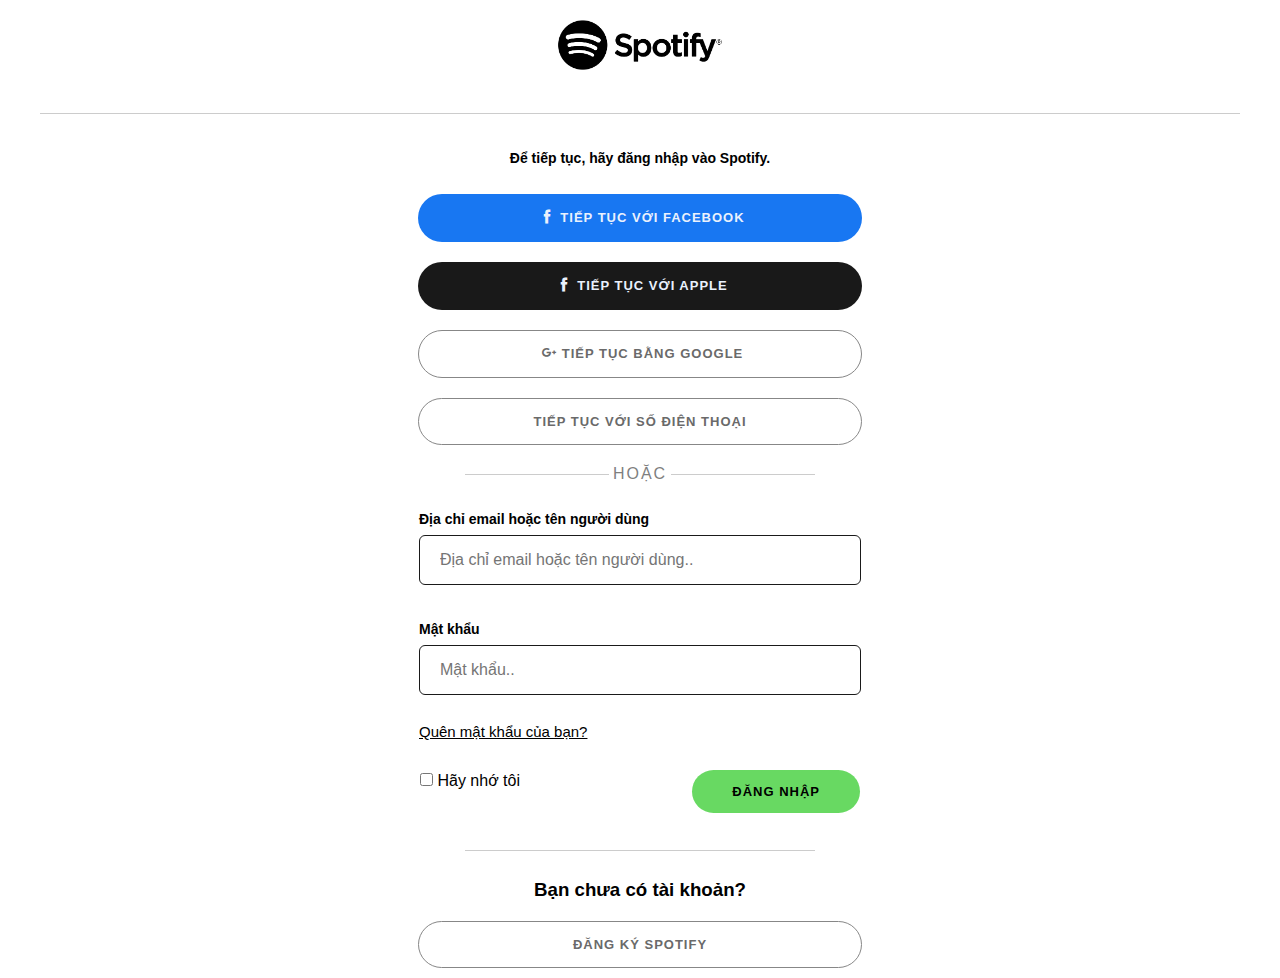
<file: asset/child/signin.html>
<!DOCTYPE html>
<html lang="en">
<head>
    <meta charset="UTF-8">
    <meta http-equiv="X-UA-Compatible" content="IE=edge">
    <meta name="viewport" content="width=device-width, initial-scale=1.0">
    <title>Đăng ký - Spotify</title>
    <link rel="stylesheet" href="/asset/icon/icofont.css">
    <link rel="stylesheet" href="/asset/css/signup.css">
</head>
<body>
    <div id="grid">
        <div id="form-signin">

            <div class="formgroup">
                    <a href="/"><img class="logo" src="/asset/logo/Spotify.png" alt=""></a>
            </div>

            <div class="formgroup">
                <span class="formgroup__span big"></span>
            </div>

            <div class="formgroup">
                <h3 class="formgroup__title" >Để tiếp tục, hãy đăng nhập vào Spotify.</h3>
            </div>

            <div class="formgroup">
                <li class="formgroup__btn green">
                    <i class="icofont-facebook"></i>
                    <p>TIẾP TỤC VỚI FACEBOOK</p>
                </li>
            </div>

            <div class="formgroup">
                <li class="formgroup__btn black">
                    <i class="icofont-facebook"></i>
                    <p>TIẾP TỤC VỚI APPLE</p>
                </li>
            </div>

            <div class="formgroup">
                <li class="formgroup__btn">
                    <i class="icofont-google-plus"></i>
                    <p>TIẾP TỤC BẰNG GOOGLE</p>
                </li>
            </div>
            <div class="formgroup">
                <li class="formgroup__btn">
                    <p>TIẾP TỤC VỚI SỐ ĐIỆN THOẠI</p>
                </li>
            </div>

            <div class="formgroup">
                <span class="formgroup__span">HOẶC</span>
            </div>

            <div class="formgroup">
                <h3 class="formgroup__title">Địa chỉ email hoặc tên người dùng</h3>
                <input id="email" rules="requite|email" class="formgroup__input" type="text" placeholder="Địa chỉ email hoặc tên người dùng..">
                <p class="formgroup__msg"></p>
            </div>

            <div class="formgroup">
                <h3 class="formgroup__title">Mật khẩu</h3>
                <input id="password" rules="requite|min:6" class="formgroup__input" type="password" placeholder="Mật khẩu..">
                <p class="formgroup__msg"></p>
            </div>

            <div class="formgroup checkbox">
                <a class="formgroup__link" href="">Quên mật khẩu của bạn?</a>
            </div>

            <div class="formgroup signin">
                <div class="formgroup">
                    <input id="remember" rules="value" type="checkbox" class="formgroup__checkbox" value="rememberme">
                    <span>Hãy nhớ tôi</span>
                </div>

                <button id="form-submit" class="formgroup__signin">ĐĂNG NHẬP</button>
               
            </div>
            
            <div class="formgroup">
                <span class="formgroup__span"></span>
            </div>

            <div class="formgroup">
                <div class="formgroup__">
                    <h3>Bạn chưa có tài khoản?</h3>
                </div>
            </div>

            <div class="formgroup">
                <a class="formgroup__btn"href="/asset/child/signup.html">ĐĂNG KÝ SPOTIFY</a>
            </div>

        </div>


    </div>
    <script src="/asset/js/validator.js"></script>
    <script>

        Validator('#form-signin')

    </script>

</body>
</html>
</file>
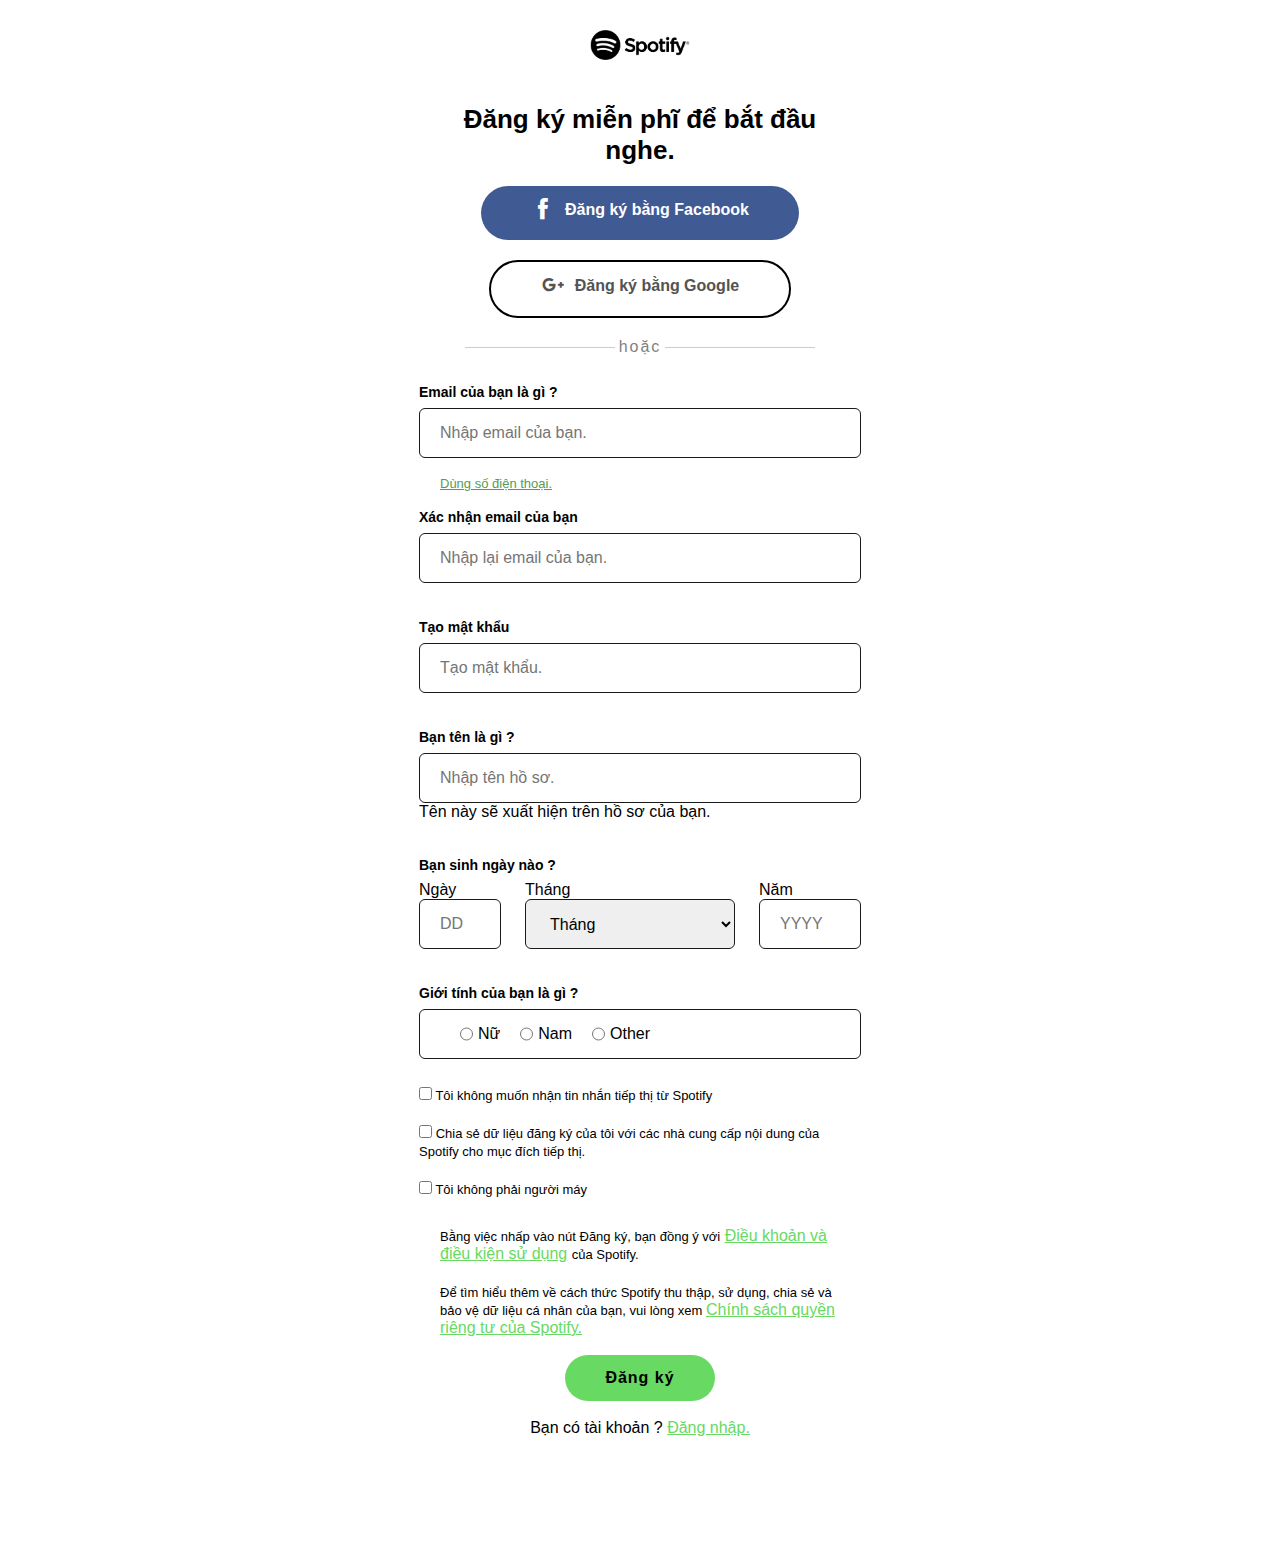
<file: asset/child/signup.html>
<!DOCTYPE html>
<html lang="en">
<head>
    <meta charset="UTF-8">
    <meta http-equiv="X-UA-Compatible" content="IE=edge">
    <meta name="viewport" content="width=device-width, initial-scale=1.0">
    <title>Đăng ký - Spotify</title>
    <link rel="stylesheet" href="/asset/icon/icofont.css">
    <link rel="stylesheet" href="/asset/css/signup.css">
</head>
<body>
    <div id="grid">
        <div id="form-signup">
            <div class="formgroup">
                    <a href="/"><img src="/asset/logo/Spotify.png" alt=""></a>
            </div>

            <div class="formgroup">
                <h3 class="formgroup__header" >Đăng ký miễn phĩ để bắt đầu nghe.</h3>
            </div>

            <div class="formgroup">
                <li class="formgroup__facebook">
                    <i class="icofont-facebook"></i>
                    <p>Đăng ký bằng Facebook</p>
                </li>
            </div>

            <div class="formgroup">
                <li class="formgroup__google">
                    <i class="icofont-google-plus"></i>
                    <p>Đăng ký bằng Google</p>
                </li>
            </div>

            <div class="formgroup">
                <span class="formgroup__span">hoặc</span>
            </div>

            <div class="formgroup">
                <h3 class="formgroup__title">Email của bạn là gì ?</h3>
                <input id="email" rules="requite|email" class="formgroup__input" type="text" placeholder="Nhập email của bạn.">
                <p class="formgroup__msg"></p>
            </div>
            <a class="formgroup__phone" href="">Dùng số điện thoại.</a>

            <div class="formgroup">
                <h3 class="formgroup__title">Xác nhận email của bạn</h3>
                <input id="email_confirm" rules="requite|email|emailconfirm:#email" class="formgroup__input" type="text" placeholder="Nhập lại email của bạn.">
                <p class="formgroup__msg"></p>
            </div>

            <div class="formgroup">
                <h3 class="formgroup__title">Tạo mật khẩu</h3>
                <input id="password" rules="requite|min:6" class="formgroup__input" type="password" placeholder="Tạo mật khẩu.">
                <p class="formgroup__msg"></p>
            </div>

            <div class="formgroup">
                <h3 class="formgroup__title">Bạn tên là gì ?</h3>
                <input id="name" rules="requite" class="formgroup__input" type="text" placeholder="Nhập tên hồ sơ.">
                <p class="formgroup__infor">Tên này sẽ xuất hiện trên hồ sơ của bạn.</p>
                <p class="formgroup__msg"></p>
            </div>

            <div class="formgroup">
                <h3 class="formgroup__title">Bạn sinh ngày nào ?</h3>
                <div class="formgroup__dategroup">
                    <ul class="formgroup__date">
                        <p>Ngày</p>
                        <input id="date" rules="number:1-31" class="formgroup__input date" type="text" placeholder="DD">
                    </ul>
    
                    <ul class="formgroup__month">
                        <p>Tháng</p>
                        <select id="month" rules="requite" class="formgroup__input month">
                            <option value="" selected>Tháng</option>
                            <option value="1">Tháng 1</option>
                            <option value="2">Tháng 2</option>
                            <option value="3">Tháng 3</option>
                            <option value="4">Tháng 4</option>
                            <option value="5">Tháng 5</option>
                            <option value="6">Tháng 6</option>
                            <option value="7">Tháng 7</option>
                            <option value="8">Tháng 8</option>
                            <option value="9">Tháng 9</option>
                            <option value="10">Tháng 10</option>
                            <option value="11">Tháng 11</option>
                            <option value="12">Tháng 12</option>
                        </select>
                    </ul>
    
                    <ul class="formgroup__year">
                        <p>Năm</p>
                        <input id="year" rules="number:1900-2030" class="formgroup__input year" type="text" placeholder="YYYY">
                    </ul>                    

                </div>
                <p class="formgroup__msg"></p>


            </div>

            <div class="formgroup">
                <h3 class="formgroup__title">Giới tính của bạn là gì ?</h3>
                <div class="formgroup__input gender">
                    <input name="gender" rules="requite" class="formgroup__input radio" type="radio" value="female"><span>Nữ</span>
                    <input name="gender" rules="requite" class="formgroup__input radio" type="radio" value="male"><span>Nam</span>
                    <input name="gender" rules="requite" class="formgroup__input radio" type="radio" value="other"><span>Other</span>
                </div>
                <p class="formgroup__msg"></p>

            </div>

            <div class="formgroup checkbox">
                <input id="nomessage" rules="value" type="checkbox" class="formgroup__checkbox" value="nomessage">
                <span>Tôi không muốn nhận tin nhắn tiếp thị từ Spotify</span>
            </div>

            <div class="formgroup checkbox">
                <input id="share" rules="value" type="checkbox" class="formgroup__checkbox" value="share">
                <span>Chia sẻ dữ liệu đăng ký của tôi với các nhà cung cấp nội dung của Spotify cho mục đích tiếp thị.</span>
            </div>

            <div class="formgroup checkbox">
                <input id="robot" rules="requite" type="checkbox" class="formgroup__checkbox" value="">
                <span>Tôi không phải người máy</span>
                <p class="formgroup__msg"></p>
            </div>

            <div class="formgroup">
                <div class="formgroup__infor">
                    <p>Bằng việc nhấp vào nút Đăng ký, bạn đồng ý với</p>
                    <a href=""> Điều khoản và điều kiện sử dụng</a>
                    <p>của Spotify.</p>
                </div>
            </div>

            <div class="formgroup">
                <div class="formgroup__infor">
                    <p>Để tìm hiểu thêm về cách thức Spotify thu thập, sử dụng, chia sẻ và bảo vệ dữ liệu cá nhân của bạn, vui lòng xem </p>
                    <a href=""> Chính sách quyền riêng tư của Spotify.</a>
                </div>
            </div>
            
            <button id="form-submit" class="formgroup__submit">Đăng ký</button>

            <div class="formgroup">
                <div class="formgroup__login">
                    <p>Bạn có tài khoản ?</p>
                    <a href="/asset/child/signin.html">Đăng nhập.</a>
                </div>
            </div>
            <div class="formgroup__bottom"></div>
        </div>


    </div>
    <script src="/asset/js/validator.js"></script>
    <script>

        Validator('#form-signup')

    </script>

</body>
</html>
</file>
<file: asset/css/main.css>
* {
    margin: 0;
    padding: 0;
    list-style: none;
    text-decoration: none;
    color: var(--white-2);
    font-family: 'Lucida Sans', 'Lucida Sans Regular', 'Lucida Grande', 'Lucida Sans Unicode', Geneva, Verdana, sans-serif;
}
:root {
    --black-1: #000000; 
    --black-2: rgba(16, 16, 16, .5);   
    --black-3: #1F1F1F;
    --black-4: #121212;

    --white-1: #ffffff;
    --white-2: #B2B2B2;

    --footer-1: #B4439B;
    --footer-2: #62A6F8;
    --min-width: 700px;
}
body {
    min-width: var(--min-width);
}
#grid {
    position: relative;
}
.footer {
    position: fixed;
    min-width: var(--min-width);
    z-index: 4;
    bottom: 0;
    height: 75px;
    width: 100%;
    display: flex;
    justify-content: space-between;
    align-items: center;
    cursor: pointer;
    background-image: linear-gradient(90deg, var(--footer-1), var(--footer-2));
}
.footer__text {
    flex: 1;
    margin-left: 15px;
}
.footer__text i {
    font-size: 11px;
    font-style: normal;
    letter-spacing: 1.4px;
    color: var(--white-1);
}
.footer__text p {
    font-size: 13px;
    color: var(--white-1);
}
.footer__control {
    background-color: var(--white-1);
    font-size: 14px;
    font-weight: 600;
    letter-spacing: .5px;
    padding: 14px 28px;
    margin: 0 25px;
    border-radius: 40px;
}
.footer__control p {
    color: var(--black-1);
}


/*  */

.sidebar {
    z-index: 1;
    position: fixed;
    left: 0;
    top: 0;
    bottom: 0;
    background-color: var(--black-1);
    display: flex;
    flex-direction: column;
    justify-content: space-between;
    font-size: 13px;
}
.sidebar__logo-top {
    margin: 30px 30px;
}
.sidebar__main-navigator {
    margin: 20px 0;
}
.sidebar__main-navigator-item {
    padding: 8px 0;
    margin: 0 30px;
    cursor: pointer;
    white-space: nowrap;
    text-overflow: ellipsis;
    overflow: hidden;
}
.sidebar__main-navigator-item.active i,
.sidebar__main-navigator-item.active span,
.sidebar__main-navigator-item:hover i,
.sidebar__main-navigator-item:hover span {
    color: var(--white-1);
    transition: all .2s;
}

.sidebar__main-navigator-item i {
    font-size: 24px;
    margin-right: 10px;
}
.sidebar__special-navigator {
    margin-top: 20px;
}

.sidebar__infor {
    margin-bottom: 110px;
    margin-left: 30px;
    font-size: 10px;
    line-height: 15px;
}
.sidebar__infor li:hover {
    text-decoration: underline;
}



.header {
    z-index: 1;
    min-width: 500px;
    position: fixed;
    top: 0;
    right: 0;
    left: 0;
    height: 60px;
    background-color: var(--black-2);
    display: flex;
    justify-content: space-between;
    align-items: center;
}
.header-nav {
    display: flex;
    justify-content: space-between;
    align-items: center;
    width: 50px;
    height: 40px;
    margin-left: 30px;
}
.header-nav-arrow {
    height: 10px;
    width: 10px;
    border-left: 2px solid var(--white-2);
    border-top: 2px solid var(--white-2);
    transform: rotate(-45deg);
}
.header-nav-arrow:hover {
    cursor: pointer;
    border-color: var(--white-1);
}
.header-nav-arrow.invert {
    transform: rotate(135deg);
}
.header-group {
    display: flex;
    justify-content: center;
    align-items: center;
}
.header-group.nav {
    flex: 1;
    justify-content: flex-start;
}

.header-help,
.header-auth {
    position: relative;
    display: flex;
    justify-content: space-between;
    align-items: center;
}
.header-span {
    display: block;
    margin: 0 20px;
    width: 1px;
    height: 24px;
    background-color: var(--white-1);
}
.header-link {
    display: inline-block;
    font-size: 14px;
    letter-spacing: 1px;
    font-weight: 700;
    cursor: pointer;
    margin: 0 10px;
    white-space: nowrap;
    text-overflow: ellipsis;
}
.header-link:hover {
    color: var(--white-1);
    scale: 1.1;
}
.header-link.button {
    padding: 14px 20px;
    margin: 0 10px;
    border-radius: 40px;

}
.header-link.button.white {

    background-color: var(--white-1);
    color: var(--black-1);
}
.header-menubtn,
.header-menubtn-close {
    display: none;
    font-size: 20px;
    cursor: pointer;
    border-radius: 8px;
    margin: 0 14px 0 10px;
}
.header-menubtn:hover,
.header-menubtn-close:hover {
    background-color: #282828;
}

/* search */

.header-search {
    background-color: white;
    border-radius: 50px;
    padding: 10px;
    flex: 1;
    max-width: 400px;
    display: flex;
    justify-content: space-between;
    align-items: center;
    margin-left: 10px;
}
.header-search i {
    color: black;
    font-size: 18px;
}
.header-search input {
    border: none;
    outline: none;
    flex: 1;
    margin: 0 6px;
    color: black;
}
.header-search .icofont-close-line {
    display: none;
}

.mainview__content-search {
    position: relative;
    border-radius: 10px;
    overflow: hidden;
    cursor: pointer;
}
.mainview__content-search::after {
    content: '';
    display: block;
    padding-bottom: 100%;
}
.mainview__content-content {
    position: absolute;
    width: 100%;
    height: 100%;
}
.mainview__content-content h3{
    color: white;
    margin: 20px;
}
.mainview__content-content .frame{
    position: absolute;
    overflow: hidden;
    width: 60%;
    right: -30%;
    bottom: -30%;
    transform: rotate(-45deg);
}

.mainspan {
    z-index: 3;
    position: fixed;
    top: 0;
    bottom: 0;
    left: 200px;
    width: 1px;
    background-color: var(--black-1);
    cursor: col-resize;
}
.mainspan:hover {
    background-color: var(--white-2);
}



.mainview {
    display: flex;
    flex-direction: column;
    justify-content: center;
    padding: 20px;
    background-image: linear-gradient(180deg, var(--black-3), var(--black-4));
}
.mainview__item {
    margin: 15px 0px;
}
.mainview__title {
    display: flex;
    justify-content: space-between;
    padding: 5px 30px;
    font-size: 12px;
    letter-spacing: .8PX;
    margin-bottom: 20px;
}
.mainview__title a:hover {
    text-decoration: underline;
}
.mainview__title .big {
    font-size: 20px;
    font-weight: 600;
    color: var(--white-1);
}

.mainview__content {
    display: grid;
    grid-gap: 20px;
    grid-template-columns: repeat(5, 1fr);
    /* grid-template-columns:repeat(auto-fill, minmax(150px, 1fr)); */
    overflow-x: auto;
}
.mainview__content-item {
    position: relative;
    display: block;
    padding: 15px;
    background-color: #181818;
    border-radius: 10px;
    cursor: pointer;
    transition: all .4s;
    height: 300px;
}
.mainview__content-item i {
    content: '';
    position: absolute;
    color: #68D962;
    background-color: var(--black-4);
    border-radius: 100%;
    font-size: 50px;
    top: 40%;
    right: 15%;
    animation: goUp linear .2s;
    display: none;
}
@keyframes goUp {
    from {
        transform: translateY(20%);
        opacity: .4;
    }
    to {
        transform: translateY(0);
        opacity: 1;
    }
}
.mainview__content-item i:hover {
    scale: 1.1;
}
.mainview__content-item:hover {
    background-color: #272727;
}
.mainview__content-item:hover i {
    display: block;
}

.mainview__content-item img {
    /* position: relative;
    left: 50%;
    transform: translateX(-50%);
    width: 100%;*/
    border-radius: 10px; 
    width: 100%;
    height: 60%;
    object-fit: cover;
    
}
.mainview__content-item h5 {
    font-size: 16px;
    margin: 10px 0;
}
.mainview__content-item p {
    font-size: 11px;
    line-height: 15px;
}

.mainview__space {
    margin: 50px 0 130px 0;
}
.mainview__space li {
    height: .5px;
    width: 100%;
    background-color: #272727;
}

@media screen and (max-width: 1023px) {
    .mainview__content {
        grid-template-columns: repeat(4, 1fr);
    }
}

@media screen and (max-width: 840px) {
    .mainview__content {
        grid-template-columns: repeat(3, 1fr);
    }

    .header-menubtn {
        display: block;
    }
    .header-menubtn-close {
        display: none;
    }
    .header-help {
        display: none;
        position: absolute;
        top: 50px;
        right: 10px;
        padding:  5px 0;
        flex-direction: column;
        background-color: #282828;
        transition: all .2s;
        overflow: hidden;
        border-radius: 8px;
    }
    .header-help a {
        position: relative;;
        padding: 10px;
        width: 180px;
        border-radius: 8px;
        font-size: 12px;
    }
    .header-help a::after {
        content: '';
        height: 13px;
        width: 13px;
        border: 1px solid var(--white-2);
        position: absolute;
        right: 14px;
    }
    .header-help a:hover {
        background-color: #303030;
        scale: 1;
    }
    .header-span {
        display: none;
    }
}

@media screen and (max-width: 640px) {

}

.notify {
    position: fixed;
    z-index: 5;
    background-color: #0D72EA;
    border-radius: 10px;
    width: 280px;
    padding: 20px;
    display: none;
    transition: all .3s;
    
}
.notify__title {
    font-size: 16px;
    margin-bottom: 10px;
    color: white;
}
.notify__title::before {
    content: '';
    height: 10px;
    width: 10px;
    z-index: 5;
    background-color: #0D72EA;
    position: absolute;
    left: -5px;
    transform: rotate(45deg);
}
.notify__msg {
    font-size: 12px;
    margin-bottom: 10px;
    color: var(--white-1);
    font-weight: lighter;
    line-height: 18px;
}
.notify__controls {
    transform: translateX(39%);
    margin-top: 20px ;
}
.notify__controls .btn {
    font-size: 13px;
    color: white;
    display: inline-block;
    padding: 6px 15px;
    border-radius: 30px;
}
.notify__controls .btn:hover {
    scale: 1.1;
}
.notify__controls .btn.white {
    color: black;
    background-color: white;
}
</file>
<file: asset/css/signup.css>
* {
    padding: 0;
    margin: 0;
    list-style: none;
    font-family: Arial, Helvetica, sans-serif;
}

#grid {
    min-width: 550px;
    display: flex;
    justify-content: center;
}
#form-signup,
#form-signin {
    width: 400px;
    display: flex;
    flex-direction: column;
    justify-content: center;
    align-items: center;
}



.formgroup {
    margin: 10px 0;
    position: relative;
}
.formgroup img {
    height: 30px;
    margin: 20px 0;
}
.formgroup .logo {
    height: 50px;
    margin: 10px 0;
}
.formgroup.signin {
    display: flex;
    justify-content: space-between;
    width: 440px;
}

.formgroup__header {
    font-size: 26px;
    text-align: center;
    
}
.formgroup__facebook,
.formgroup__google {
    display: flex;
    padding: 15px 50px;
    border-radius: 50px;
    font-weight: bold;
}
.formgroup__facebook i,
.formgroup__google i {
    margin-right: 10px;
    font-size: 24px;
    transform: translateY(-4px);
}

.formgroup__facebook {
    background-color: #405A93;
    color: white;
}

.formgroup__google {
    border: 2px solid black;
    color: #535353;
}
.formgroup__btn {
    display: flex;
    padding: 15px 0px;
    border-radius: 50px;
    font-weight: bold;
    width: 442px;
    justify-content: center;
    color: #6A6A6A;
    font-size: 13px;
    letter-spacing: 1px;
    border: 1px solid #878787;
    text-decoration: none;
}
.formgroup__btn i {
    margin: 0 4px;
    font-size: 16px;
    transform: translateY(-2px);
}
.formgroup__btn.green {
    background-color: #1877F2;
    color: #EAF1FD;
    border-color: transparent;
}
.formgroup__btn.black {
    background-color: #191919;
    color: #EAF1FD;
    border-color: transparent;
}
.formgroup__btn:hover {
    border: 1px solid black;
}

.formgroup__span {
    display: inline-block;
    color: #7F7F7F;
    background-color: white;
    padding: 0 4px;
    letter-spacing: 2px;
}

.formgroup__span::after {
    content: '';
    width: 350px;
    height: 1px;
    background-color: #CCCCCC;
    position: absolute;
    left: 50%;
    top: 50%;
    transform: translateX(-50%);
    z-index: -2;
}
.formgroup__span.big::after {
    width: 1200px;
}
.formgroup__title {
    font-size: 14px;
    margin: 8px 0;
}
.formgroup__input {
    width: 400px;
    height: 40px;
    border-radius: 6px;
    padding: 4px 20px;
    border: 1px solid #1a1a1a;
    outline: none;
    font-size: 16px;
}
.formgroup__input.checkbox input {
    margin-right: 8px;
}
.formgroup__input:hover {
    border-color: #68D962;
}
.formgroup__msg {
    margin: 8px 0;
    color: red;
    font-size: 13px;
}
.formgroup__phone {
    width: 400px;
    color: #589b55;
    font-size: 13px;
}


.formgroup__dategroup {
    display: flex;
    justify-content: space-between;
    align-items: center;
    width: 442px;
}
.formgroup__date {
    margin-right: 10px;
}
.formgroup__year {
    margin-left: 10px;
}
.formgroup__month {
    margin: 0 10px;
}
.formgroup__input.date {
    width: 40px;
}
.formgroup__input.month {
    width: 210px;
    height: 50px;
}
.formgroup__input.year {
    width: 60px;
}
.formgroup__input.radio {
    width: auto;
    display: flex;
    margin: 0 5px 0 20px;
}
.formgroup__input.gender {
    display: flex;
    justify-content: flex-start;
    align-items: center;
}
.formgroup__link {
    font-size: 15px;
    color: black;
}

.formgroup.checkbox {
    width: 442px;
    font-size: 13px;
    line-height: 18px;
}
.formgroup__infor p, a {
    font-size: 13px;
    display: inline;
}
.formgroup__infor a {
    color: #68D962;
}

.formgroup__login p, a {
    display: inline;
    font-size: 16px;
}
.formgroup__login a {
    color: #68D962;
}

.formgroup__submit,
.formgroup__signin {
    padding: 14px 40px;
    margin: 8px 0;
    border: none;
    border-radius: 50px;
    font-size: 16px;
    letter-spacing: 1px;
    font-weight: bold;
    background-color: #68D962;
    transition: all .2s;
    cursor: pointer;
}
.formgroup__signin {
    font-size: 13px;
}
.formgroup__submit:hover {
    scale: 1.1;
    opacity: .9;
}
.formgroup__bottom {
    margin: 50px;
}
</file>
<file: asset/css/help.css>
* {
    padding: 0;
    margin: 0;
    list-style: none;
    font-size: 14px;
    font-family: 'Lucida Sans', 'Lucida Sans Regular', 'Lucida Grande', 'Lucida Sans Unicode', Geneva, Verdana, sans-serif;
}
:root {
    --active-color: #68D962;
    --bg-color: #000000;
    --bg2-color:#EFEFEF;
    --blue-color: #1D75DF;

    --btn-black: #191414;
    --btn-gray: #EEEEEE;

    --text-gray: #919496;
    --text-white: #ffffff;
    --text-black: #000000;
    --grid-width: 1184px;
}

#help,
#support {
    background-color: var(--bg-color);
    width: 100%;
    min-width: 560px;
    height: auto;
    position: relative;
}
#support {
    background-image: linear-gradient(120deg, #326B36, #121212);
}

.language {
    display: block;
    height: 50px;
    background-color: var(--blue-color);
    transition: all .3s;
}
.language a {
    font-size: 12px;
}
.language #close-lang {
    cursor: pointer;
}
.grid,
.footer__grid,
.footer__bottom {
    height: 100%;
    width: var(--grid-width);
    position: relative;
    left: 50%;
    transform: translateX(-50%);
    display: flex;
    justify-content: space-between;
    align-items: center;
}
.grid.left {
    flex-direction: column;
    align-items: flex-start;
}
.grid.column {
    flex-direction: column;
}
.grid.support {
    max-width: 600px;
}



.language .grid a {
    color: var(--text-white);
}
.language .grid i {
    font-weight: bolder;
    font-size: 20px;
    color: var(--text-white);
}

.header {
    height: 80px;
}
.header__group,
.header-links {
    display: flex;
    justify-content: center;
    align-items: center;
}
.header-group .img {
    margin: 0 10px;
    display: block;
}

.header-link {
    color: var(--text-white);
    margin: 0 16px;
    text-decoration: none;
    font-weight: bolder;
}
.header-link:hover {
    color: var(--active-color);
}
.header-span {
    height: 20px;
    width: 1px;
    background-color: var(--text-gray);
    margin: 0 10px;
}
.header-menubtn,
.header-menubtn-close {
    display: none;
}



.mainview1 {
    background-color: var(--blue-color);
    padding: 110px 20px 70px 20px;
    color: var(--text-white);
}
.grid__1 {
    width: 100%;
}
.title__big {
    font-size: 40px;
    font-weight: bold;
}
.title__medium {
    font-size: 22px;
    margin: 40px 0;
}
.controls {
    display: flex;
    margin: 10px 0 10px 0;
}

.btn {
    padding: 12px 26px;
    font-size: 13px;
    font-weight: 600;
    border-radius: 50px;
    border: 2px solid var(--text-white);
    margin-right: 8px;
    cursor: pointer;
}
.btn:hover {
    scale: 1.06;
}
.btn.black {
    border: none;
    background-color: var(--btn-black);
    color: var(--text-white);
    text-align: center;
}
.btn.white {
    background-color: var(--text-white);
    color: var(--text-black);
}
.btn.green {
    background-color: var(--active-color);
    color: #000000;
    border: none;
}

.content__small {
    display: inline;
    font-size: 10px;
    text-decoration: none;
    color: var(--text-white);
    font-weight: lighter;
    margin: 30px 0;
}
.content__small.underline {
    text-decoration: underline;
}
.content__small.black {
    color: var(--text-black);
    margin-top: 20px;
}


.mainview2 {
    color: var(--text-white);
    padding: 60px 20px 20px 20px;
}

.mainview3 {
    background-color: var(--bg2-color);
    padding: 60px 20px;
}


.mainview3-group {
    display: flex;
}
.controls .icon {
    font-size: 26px;
    margin-left: 20px;
    margin-bottom: 20px;
}
.card {
    width: 310px;
    padding: 20px;
    background-color: var(--text-white);
    border-radius: 20px;
    margin-right: 20px;
    box-shadow: 0 0 5px  #1a1a1a;
}


.card__blue {
    color: var(--blue-color);
    border-radius: 3px;
    border: 1px solid var(--blue-color);
    display: inline-block;
    padding: 4px;
    font-weight: bolder;
    margin: 5px 0;
}
.card__blue.invert {
    color: var(--text-white);
    background-color: var(--blue-color);
}
.card__title {
    font-size: 22px;
    font-weight: bold;
    margin: 3px 0;
}
.card__content {
    font-size: 15px;
    margin: 8px 0;
}
.card__content i {
    font-size: 24px;
}
.card__group1 {
    height: 180px;
}
.card__group2 {
    height: 170px;
}
.card__group3 {
    height: 130px;
}

.mainview4 {
    background-color: var(--text-white);
    padding: 80px;
}
.mainview4-grid {
    display: grid;
    grid-template-columns: repeat(4, 1fr);
    grid-gap: 30px;
}
.mainview4-item {
    display: flex;
    flex-direction: column;
    justify-content: start;
    align-items: center;
    text-align: center;
}
.mainview4-item-icon {
    margin: 60px 0 40px 0;
    background-color: var(--bg2-color);
    height: 130px;
    width: 130px;
    border-radius: 100px;
    position: relative;
}
.mainview4-item-icon i {
    font-size: 70px;
    position: absolute;
    left: 50%;
    top: 50%;
    transform: translate(-50%, -50%);
}



.spanview {
    padding: 80px 20px;
    line-height: 2;
    height: auto;
}
.spanview.header {
    padding: 20px;
}
.spanview.green {
    background-color: #6DE78D;
}
.spanview.white {
    background-color: var(--text-white);
}
.spanview.gray {
    background-color: #222326;
    color: var(--text-white);
}
.spanview.black {
    background-color: #121212;
    color: var(--text-white);
    text-align: center;
}
.spanview.trans {
    color: var(--text-white);
    text-align: left;
    background-color: rgba(0,0,0,.6);
}
.spanview__picture {
    height: 80px;
    margin-bottom: 20px;
}
.spanview__content {
    margin-bottom: 30px;
}
.spanview__title {
    font-size: 28px;
    font-weight: bold;
    margin: 20px 0;
    text-align: center;
}
.spanview__title.big {
    font-size: 60px;
    text-align: left;
    font-weight: bold;
}
.spanview__group {
    display: flex;
    justify-content: center;
    width: 90%;
}
.spanview__link {
    padding: 4px 20px;
    letter-spacing: 2px;
    display: inline-block;
    color: var(--active-color);
    position: relative;
    white-space: nowrap;
}
.spanview__link:hover {
    opacity: .7;
}
.spanview__link.no {
    color: var(--text-white);
}
.spanview__link.big {
    padding: 4px;
    font-size: 22px;
    letter-spacing: -1px;
    opacity: .6;
}
.spanview__link.medium {
    opacity: .6;
}
.spanview__link-2 {
    margin: 8px 0;
    cursor: pointer;
    font-size: 15px;
    display: block;
    position: relative;
    width: 100%;
}
.spanview__link-2::after {
    content: '';
    position: absolute;
    height: 10px;
    width: 10px;
    top: 40%;
    right: 20px;
    transform: rotate(45deg);
    border-top: 3px solid var(--text-gray);
    border-right: 3px solid var(--text-gray);
}
.spanview__link-2:hover {
    text-decoration: underline;
}
.spanview__group span {
    position: absolute;
    height: 6px;
    width: 6px;
    border-radius: 4px;
    background-color: var(--active-color);
    top: 50%;
    transform: translateY(-50%);
    right: -3px;
}

.spanview__search {
    background-color: var(--text-white);
    border-radius: 3px;
    height: 30px;
    display: flex;
    justify-content: space-between;
    align-items: center;
    padding: 4px 10px;
    width: 100%;
    box-sizing: border-box;
}
.spanview__search input {
    outline: none;
    border: none;
    flex: 1;
    margin-left: 10px;
}
.spanview__search i {
    color: var(--text-gray);
    font-size: 20px;
}

.spanview__grid {
    display: grid;
    grid-template-columns: repeat(3, 1fr);
    grid-gap: 18px;
    margin: 20px 0;
    width: 100%;
}
.spanview__grid-item {
    border-radius: 6px;
    position: relative;
    padding: 20px;
    padding-bottom: 30%;
    overflow: hidden;
}
.spanview__grid-item.pink {
    background-color: pink;
}
.spanview__grid-item.red {
    background-color: #8D2832;
}
.spanview__grid-item.orgen {
    background-color: #B06239;
}
.spanview__grid-item.green {
    background-color: #2A6551;
}
.spanview__grid-item.gray {
    background-color: #757575;
}
.spanview__grid-item.blue {
    background-color: #537AA1;
}
.spanview__grid-item p {
    font-size: 18px;
    font-weight: bold;
    display: inline;
    width: 60%;
}
.spanview__grid-item .img {
    position: absolute;
    height: 40px;
    width: 40px;
    transform: rotate(-45deg);
    right: -8px;
}





.footer {
    color: var(--text-white);
    padding: 80px 0 40px 0;
    position: relative;
}
.footer__grid {
    justify-content: space-between;
    align-items: flex-start;
    margin-bottom: 100px;
}
.footer__group {
    display: flex;
    margin-left: 20px;
}
.footer__column {
    text-align: left;
    width: 170px;
    margin: 20px 0 0 20px;
}
.footer__column-title {
    color: var(--text-gray);
    margin-bottom: 30px;
}
.footer__column-link {
    display: block;
    margin-bottom: 22px;
    text-decoration: none;
    color: var(--text-white);
    cursor: pointer;
}
.footer__column-link:hover {
    color: var(--active-color);
}

.footer__icon {
    padding: 13px;
    margin: 20px 0 0 16px;
    border-radius: 100%;
    background-color: #222326;
    cursor: pointer;
}
.footer__icon:hover i {
    color: var(--active-color);
}
.footer__icon i {
    font-size: 22px;
}

.footer__bottom {
    justify-content: flex-start;
}
.footer__right {
    position: absolute;
    right: 30px;
    bottom: 50px;
}
.footer__bottom-link {
    display: block;
    color: var(--text-gray);
    font-size: 10px;
    text-decoration: none;
    margin-right: 20px;
    margin-bottom: 20px;
}
.footer__bottom-link:hover {
    color: var(--active-color);
}
.footer__bottom-link.text:hover {
    color: var(--text-gray);
}






@media screen and (max-width: 1180px) {
    :root {
        --grid-width: 940px;
    }
    .mainview1 {
        padding: 70px 20px 40px 20px;
    }
    .mainview3-group {
        flex-direction: column;
    }
    .card {
        width: 380px;
        margin-bottom: 20px;
    }
    .card__group1,
    .card__group2,
    .card__group3 {
        height: auto;
        padding: 10px 0;
    }
    .mainview4-grid {
        grid-template-columns: repeat(2, 1fr);
    }
    

}

@media screen and (max-width: 950px) {
    :root {
        --grid-width: 770px
    }
    .footer__grid {
        flex-direction: column;
        margin-bottom: 40px;
    }
    .mainview4-item-icon {
        margin: 40px 0 20px 0;
    }

    .header-menubtn {
        display: block;
    }
    .header-menubtn,
    .header-menubtn-close {
        color: var(--text-white);
        font-size: 28px;
        z-index: 20;
    }
    .header-menubtn i,
    .header-menubtn-close i {
        font-size: inherit;
    }

    .header__group.link {
        display: none;
        position: fixed;
        top: 0;
        right: 0;
        z-index: 10;
        border-radius: 10px;
        padding: 20px 0;
        background-color: var(--bg-color);
        animation: menuh linear .2s;
    }
   @keyframes menuh {
        from {
            transform: translateX(100px);
            opacity: .5;
        }
   }
    .header__group,
    .header-links {
        flex-direction: column;
        justify-content: start;
        align-items: flex-start;
    }

    .header-link {
        color: var(--text-white);
        padding: 14px 30px;
        border-radius: 10px;
        min-width: 200px;
    }
    .header-link:hover {
        background-color: var(--text-gray);
    }

    .header-span {
        height: 1px;
        width: 70%;
        background-color: var(--text-gray);
        margin: 10px 0;
        transform: translateX(20%);
    }

    .spanview__group {
        flex-direction: column;
        align-items: center;
    }
    .spanview__link span {
        display: none;
    }


}
@media screen and (max-width: 780px) {
    :root {
        --grid-width: 100%;
    }
    .mainview1 {
        padding-left: 20px;
    }
    .controls.mainview2 {
        flex-direction: column;
        padding: 20px;
    }
    .btn {
        margin-top: 20px;
    }
    .title__big {
        font-size: 28px;
    }
    .title__medium {
        font-size: 18px;
    }
    .mainview4-grid {
        grid-template-columns: 1fr;
    }
    .mainview4-item-icon {
        margin: 20px 0 20px 0;
    }

    .footer__group.link {
        flex-direction: column;
    }

    .footer__bottom {
        margin-left: 40px;
    }

}
</file>
